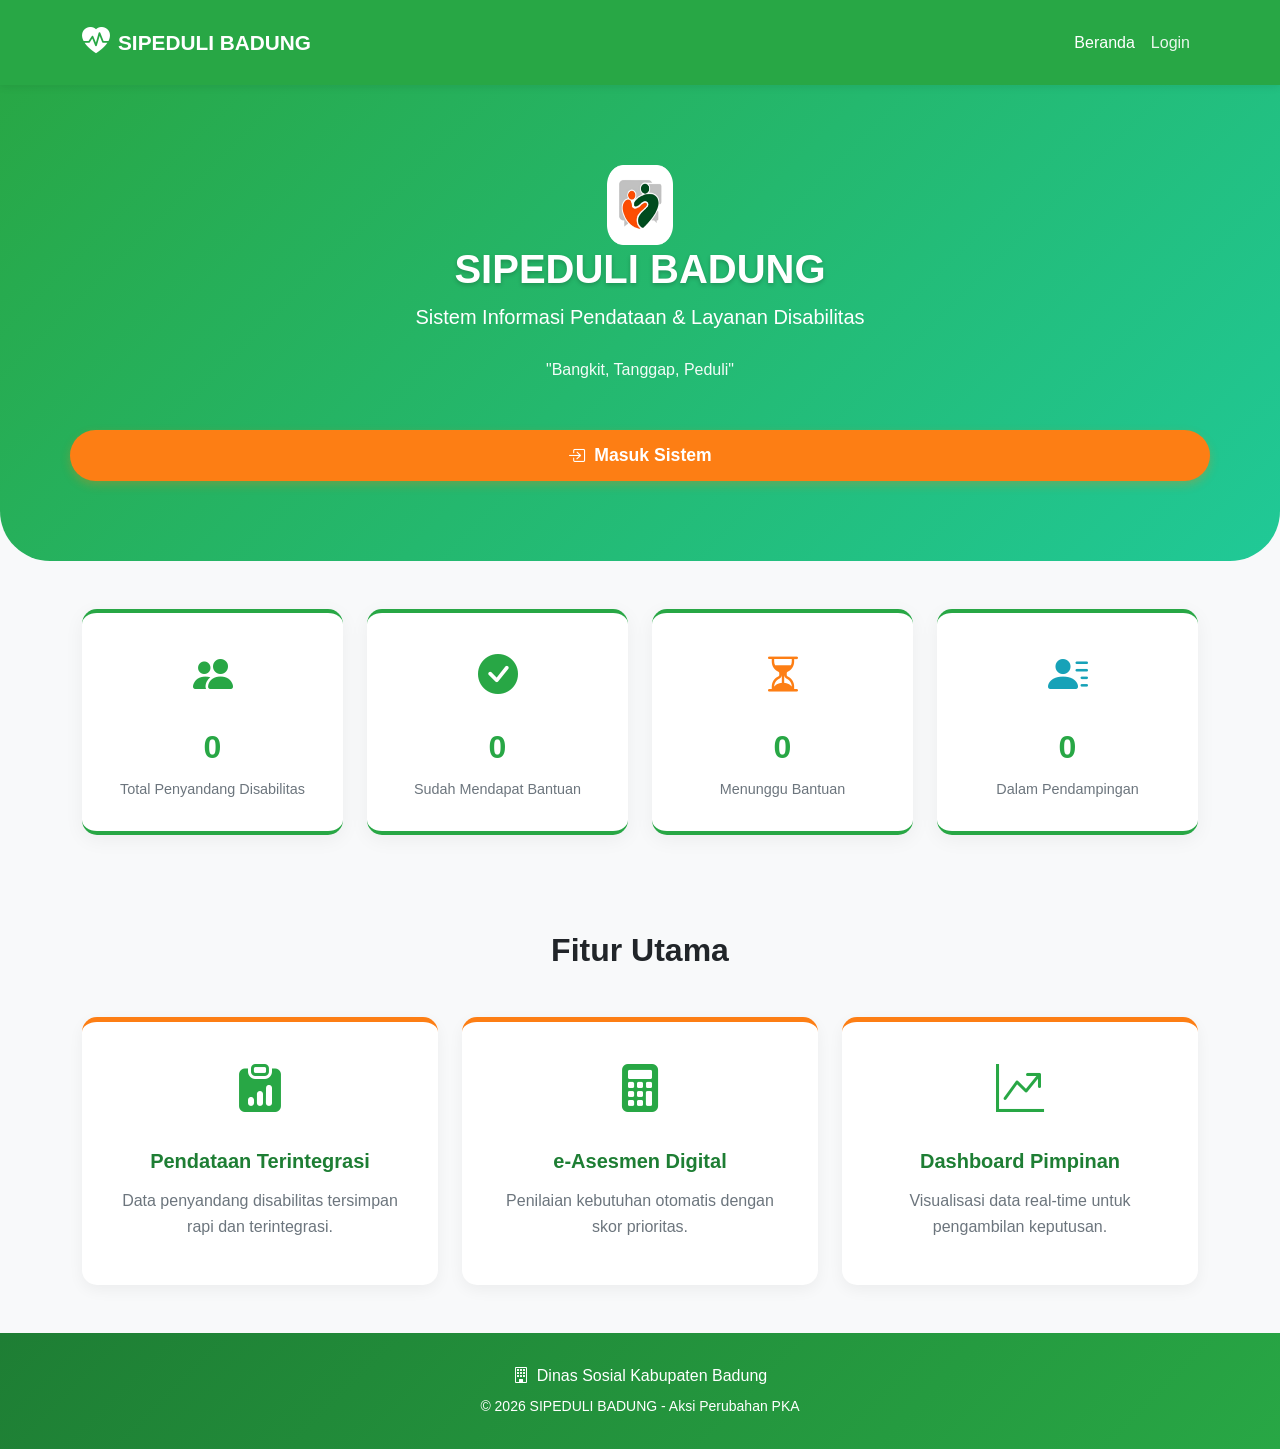
<file: index.html>
<!DOCTYPE html>
<html lang="id">
<head>
    <meta charset="UTF-8">
    <meta name="viewport" content="width=device-width, initial-scale=1.0">
    <title>SIPEDULI BADUNG - Beranda</title>
    <link href="https://cdn.jsdelivr.net/npm/bootstrap@5.3.0/dist/css/bootstrap.min.css" rel="stylesheet">
    <link href="https://cdn.jsdelivr.net/npm/bootstrap-icons@1.10.5/font/bootstrap-icons.css" rel="stylesheet">
    <link href="assets/css/style.css" rel="stylesheet">
    <style>
        .navbar { background-color: var(--primary-green) !important; padding: 15px 0; }
        .navbar-brand { font-weight: 700; color: white !important; font-size: 1.3rem; }
        .nav-link { color: rgba(255,255,255,0.9) !important; font-weight: 500; }
        .nav-link:hover { color: var(--primary-orange) !important; }
        .hero-section {
            background: linear-gradient(135deg, var(--primary-green) 0%, #20c997 100%);
            color: white; padding: 80px 0; border-bottom-right-radius: 50px; border-bottom-left-radius: 50px;
        }
        .hero-title { font-size: 2.5rem; font-weight: 800; text-shadow: 0 2px 4px rgba(0,0,0,0.1); }
        .btn-login-hero {
            background-color: var(--primary-orange); color: white; border: none;
            padding: 12px 35px; border-radius: 30px; font-weight: 700; font-size: 1.1rem;
            transition: all 0.3s ease; box-shadow: 0 4px 10px rgba(253, 126, 20, 0.3);
        }
        .btn-login-hero:hover {
            background-color: var(--dark-orange); transform: translateY(-3px);
            color: white; box-shadow: 0 8px 15px rgba(253, 126, 20, 0.4);
        }
        .stat-card {
            background: white; border-radius: 15px; padding: 30px 20px; text-align: center;
            box-shadow: 0 5px 20px rgba(0,0,0,0.05); transition: transform 0.3s ease;
            border-bottom: 4px solid var(--primary-green); height: 100%;
        }
        .stat-card:hover { transform: translateY(-5px); box-shadow: 0 10px 25px rgba(0,0,0,0.1); }
        .stat-icon { font-size: 2.5rem; margin-bottom: 15px; }
        .stat-number { font-size: 2rem; font-weight: 800; margin-bottom: 5px; }
        .stat-label { color: #6c757d; font-size: 0.9rem; font-weight: 500; }
        .feature-card {
            background: white; border-radius: 15px; padding: 30px; text-align: center;
            box-shadow: 0 5px 15px rgba(0,0,0,0.05); height: 100%;
            border-top: 5px solid var(--primary-orange); transition: transform 0.3s ease;
        }
        .feature-card:hover { transform: translateY(-5px); }
        .feature-icon { font-size: 3rem; color: var(--primary-green); margin-bottom: 20px; }
        .feature-title { font-weight: 700; color: var(--dark-green); margin-bottom: 15px; }
        footer { background-color: var(--dark-green); color: white; padding: 30px 0; text-align: center; }
    </style>
</head>
<body>
    <nav class="navbar navbar-expand-lg navbar-dark shadow-sm sticky-top">
        <div class="container">
            <a class="navbar-brand d-flex align-items-center" href="index.html">
                <i class="bi bi-heart-pulse-fill me-2 fs-3"></i>SIPEDULI BADUNG
            </a>
            <button class="navbar-toggler" type="button" data-bs-toggle="collapse" data-bs-target="#navbarNav">
                <span class="navbar-toggler-icon"></span>
            </button>
            <div class="collapse navbar-collapse justify-content-end" id="navbarNav">
                <ul class="navbar-nav">
                    <li class="nav-item"><a class="nav-link active" href="index.html">Beranda</a></li>
                    <li class="nav-item"><a class="nav-link" href="login.html">Login</a></li>
                </ul>
            </div>
        </div>
    </nav>
    <section class="hero-section text-center">
        <div class="container">
            <div class="row justify-content-center">
<img src="assets/img/sipeduli-logo.png" alt="Logo" style="width: 90px; height: 80px;">
                    <h1 class="hero-title">SIPEDULI BADUNG</h1>
                    <p class="lead mb-4">Sistem Informasi Pendataan & Layanan Disabilitas</p>
                    <p class="mb-5 fst-bold">"Bangkit, Tanggap, Peduli"</p>
                    <a href="login.html" class="btn btn-login-hero btn-lg">
                        <i class="bi bi-box-arrow-in-right me-2"></i>Masuk Sistem
                    </a>
                </div>
            </div>
        </div>
    </section>

    <section class="py-5">
        <div class="container">
            <div class="row g-4 justify-content-center">
                <div class="col-md-3 col-6">
                    <div class="stat-card">
                        <div class="stat-icon text-success"><i class="bi bi-people-fill"></i></div>
                        <div class="stat-number text-success" id="statTotal">0</div>
                        <div class="stat-label">Total Penyandang Disabilitas</div>
                    </div>
                </div>
                <div class="col-md-3 col-6">
                    <div class="stat-card">
                        <div class="stat-icon text-primary"><i class="bi bi-check-circle-fill"></i></div>
                        <div class="stat-number text-primary" id="statBantuan">0</div>
                        <div class="stat-label">Sudah Mendapat Bantuan</div>
                    </div>
                </div>
                <div class="col-md-3 col-6">
                    <div class="stat-card">
                        <div class="stat-icon text-warning"><i class="bi bi-hourglass-split"></i></div>
                        <div class="stat-number text-warning" id="statMenunggu">0</div>
                        <div class="stat-label">Menunggu Bantuan</div>
                    </div>
                </div>
                <div class="col-md-3 col-6">
                    <div class="stat-card">
                        <div class="stat-icon text-info"><i class="bi bi-person-lines-fill"></i></div>
                        <div class="stat-number text-info" id="statPendampingan">0</div>
                        <div class="stat-label">Dalam Pendampingan</div>
                    </div>
                </div>
            </div>
        </div>
    </section>

    <section class="py-5 bg-light">
        <div class="container">
            <h2 class="text-center fw-bold mb-5" style="color: var(--dark-green);">Fitur Utama</h2>
            <div class="row g-4">
                <div class="col-md-4">
                    <div class="feature-card">
                        <div class="feature-icon"><i class="bi bi-clipboard-data-fill"></i></div>
                        <h5 class="feature-title">Pendataan Terintegrasi</h5>
                        <p class="text-muted">Data penyandang disabilitas tersimpan rapi dan terintegrasi.</p>
                    </div>
                </div>
                <div class="col-md-4">
                    <div class="feature-card">
                        <div class="feature-icon"><i class="bi bi-calculator-fill"></i></div>
                        <h5 class="feature-title">e-Asesmen Digital</h5>
                        <p class="text-muted">Penilaian kebutuhan otomatis dengan skor prioritas.</p>
                    </div>
                </div>
                <div class="col-md-4">
                    <div class="feature-card">
                        <div class="feature-icon"><i class="bi bi-graph-up-arrow"></i></div>
                        <h5 class="feature-title">Dashboard Pimpinan</h5>
                        <p class="text-muted">Visualisasi data real-time untuk pengambilan keputusan.</p>
                    </div>
                </div>
            </div>
        </div>
    </section>

    <footer>
        <div class="container">
            <p class="mb-1"><i class="bi bi-building me-2"></i>Dinas Sosial Kabupaten Badung</p>
            <small>&copy; 2026 SIPEDULI BADUNG - Aksi Perubahan PKA</small>
        </div>
    </footer>

    <script src="https://cdn.jsdelivr.net/npm/bootstrap@5.3.0/dist/js/bootstrap.bundle.min.js"></script>
    <script src="assets/js/helper.js"></script>
    <script>
        async function loadStatistics() {
            try {
                if (typeof getStats !== 'function') {
                    console.warn('Fungsi getStats belum tersedia');
                    return;
                }
                
                const result = await getStats();
                console.log('Hasil stats:', result);
                
                if (result && result.success && result.data) {
                    document.getElementById('statTotal').textContent = result.data.totalDisabilitas || 0;
                    document.getElementById('statBantuan').textContent = result.data.sudahBantuan || 0;
                    document.getElementById('statMenunggu').textContent = result.data.menungguBantuan || 0;
                    document.getElementById('statPendampingan').textContent = result.data.dalamPendampingan || 0;
                }
            } catch (error) {
                console.error('Error loading statistics:', error);
            }
        }
        document.addEventListener('DOMContentLoaded', loadStatistics);
    </script>
</body>
</html>
</file>
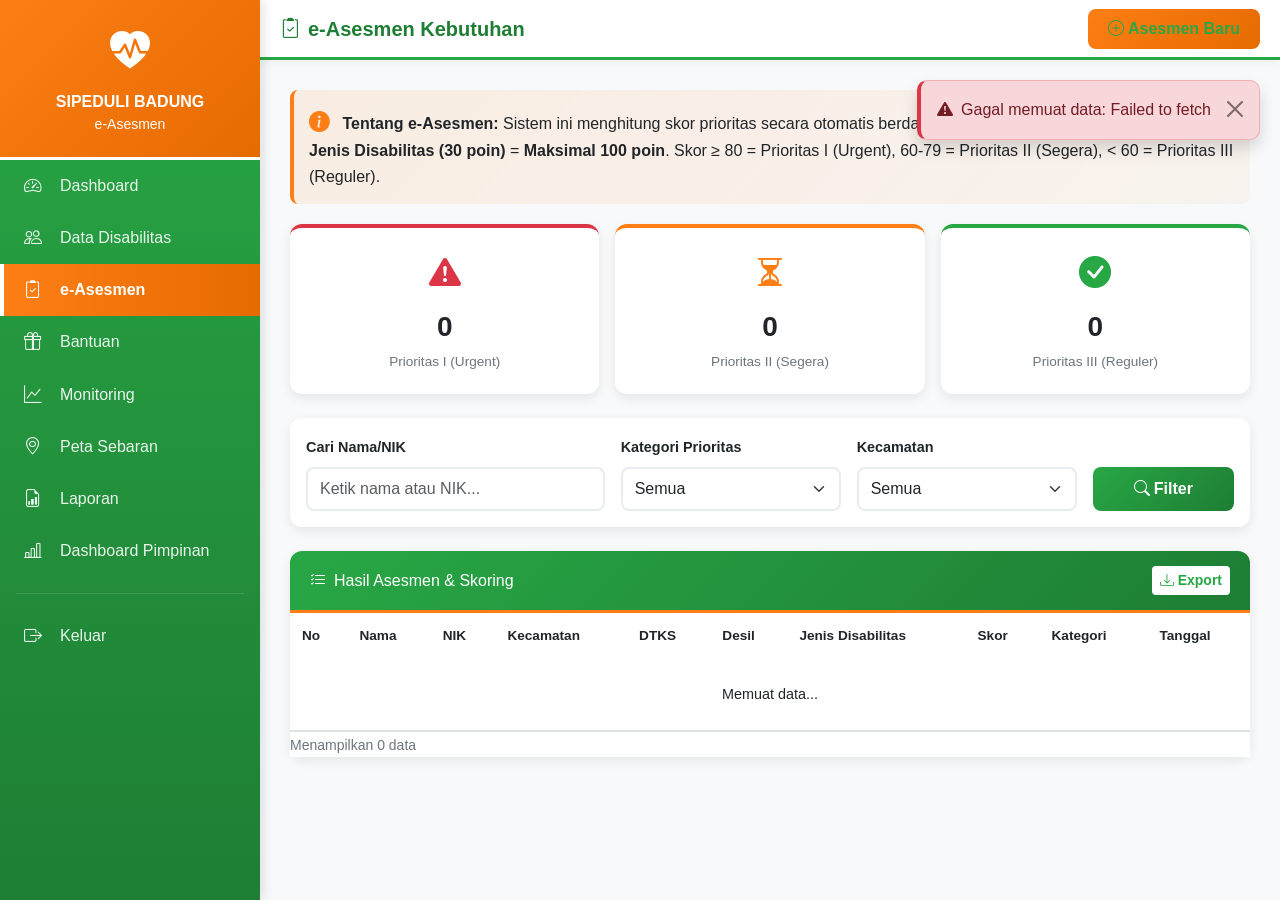
<file: asesmen.html>
<!DOCTYPE html>
<html lang="id">
<head>
    <meta charset="UTF-8">
    <meta name="viewport" content="width=device-width, initial-scale=1.0">
    <title>e-Asesmen - SIPEDULI BADUNG</title>
    <link href="https://cdn.jsdelivr.net/npm/bootstrap@5.3.0/dist/css/bootstrap.min.css" rel="stylesheet">
    <link href="https://cdn.jsdelivr.net/npm/bootstrap-icons@1.10.5/font/bootstrap-icons.css" rel="stylesheet">
    <link href="assets/css/style.css" rel="stylesheet">
    <style>
        /* Override Theme to Green/Orange */
        :root {
            --primary-green: #28a745;
            --dark-green: #1e7e34;
            --light-green: rgba(40, 167, 69, 0.1);
            --primary-orange: #fd7e14;
            --dark-orange: #e56b00;
            --light-orange: rgba(253, 126, 20, 0.1);
        }
        
        .sidebar {
            position: fixed; top: 0; left: 0; width: 260px; height: 100vh;
            background: linear-gradient(180deg, var(--primary-green) 0%, var(--dark-green) 100%);
            z-index: 1000; overflow-y: auto; box-shadow: 4px 0 10px rgba(0,0,0,0.1);
        }
        .sidebar-header {
            background: linear-gradient(135deg, var(--primary-orange) 0%, var(--dark-orange) 100%);
            border-bottom: 3px solid #fff; padding: 20px; text-align: center;
        }
        .sidebar-header i { font-size: 2.5rem; color: #fff; }
        .sidebar-header h6, .sidebar-header small { color: #fff !important; margin: 0; }
        .nav-link-sidebar {
            display: flex; align-items: center; padding: 12px 20px;
            color: rgba(255,255,255,0.9) !important; text-decoration: none;
            transition: all 0.3s ease; border-left: 4px solid transparent; font-weight: 500;
        }
        .nav-link-sidebar:hover { background: rgba(255,255,255,0.15); border-left-color: var(--primary-orange); }
        .nav-link-sidebar.active {
            background: linear-gradient(90deg, var(--primary-orange) 0%, var(--dark-orange) 100%);
            border-left-color: #fff; font-weight: 600;
        }
        .nav-link-sidebar i { width: 24px; margin-right: 12px; font-size: 1.1rem; }
        .main-content { margin-left: 260px; min-height: 100vh; background-color: #f8f9fa; }
        .top-navbar {
            background: #fff; min-height: 60px; position: sticky; top: 0; z-index: 100;
            box-shadow: 0 2px 10px rgba(0,0,0,0.05); border-bottom: 3px solid var(--primary-green);
            padding: 0 20px; display: flex; align-items: center; justify-content: space-between;
        }
        .top-navbar h5 { color: var(--dark-green) !important; font-weight: 700; margin: 0; }
        .content-area { padding: 30px; }
        .card-custom {
            border: none; border-radius: 12px;
            box-shadow: 0 4px 12px rgba(0,0,0,0.08); background: #fff;
        }
        .card-custom .card-header {
            background: linear-gradient(135deg, var(--primary-green) 0%, var(--dark-green) 100%);
            color: #fff !important; border-bottom: 3px solid var(--primary-orange);
            font-weight: 600; padding: 15px 20px; border-radius: 12px 12px 0 0;
        }
        .card-custom .card-header h5, .card-custom .card-header h6 { color: #fff !important; margin: 0; }
        .table-custom thead {
            background: linear-gradient(135deg, var(--primary-green) 0%, var(--dark-green) 100%);
        }
        .table-custom thead th {
            color: #212529 !important; font-weight: 600; border: none;
            padding: 12px; font-size: 0.85rem;
        }
        .table-custom tbody td {
            color: #212529 !important; vertical-align: middle; padding: 10px; font-size: 0.9rem;
        }
        .table-custom tbody tr:hover { background-color: rgba(40, 167, 69, 0.05); }
        .btn-add {
            background: linear-gradient(135deg, var(--primary-orange) 0%, var(--dark-orange) 100%);
            color: #28a745; border: none; padding: 8px 20px; border-radius: 8px;
            font-weight: 600; transition: all 0.3s ease;
        }
        .btn-add:hover {
            transform: translateY(-2px); color: #fff;
            box-shadow: 0 4px 12px rgba(253, 126, 20, 0.4);
        }
        .btn-save {
            background: linear-gradient(135deg, var(--primary-green) 0%, var(--dark-green) 100%);
            color: #fff; border: none; padding: 10px 25px; border-radius: 8px;
            font-weight: 600; transition: all 0.3s ease;
        }
        .btn-save:hover {
            transform: translateY(-2px); color: #fff;
            box-shadow: 0 4px 12px rgba(40, 167, 69, 0.4);
        }
        .form-label { font-weight: 600; color: #495057; font-size: 0.9rem; }
        .form-control, .form-select {
            border: 2px solid #e9ecef; border-radius: 8px; padding: 8px 12px;
            transition: all 0.3s ease;
        }
        .form-control:focus, .form-select:focus {
            border-color: var(--primary-green);
            box-shadow: 0 0 0 0.2rem rgba(40, 167, 69, 0.25);
        }
        .info-card {
            background: linear-gradient(135deg, rgba(253, 126, 20, 0.1) 0%, rgba(253, 126, 20, 0.05) 100%);
            border-left: 4px solid var(--primary-orange); padding: 15px;
            border-radius: 8px; margin-bottom: 20px;
        }
        .info-card i { color: var(--primary-orange); font-size: 1.3rem; }
        .skor-preview {
            background: linear-gradient(135deg, var(--primary-green) 0%, var(--dark-green) 100%);
            color: #fff; border-radius: 12px; padding: 20px;
            text-align: center; margin-top: 15px;
        }
        .skor-preview .skor-angka { font-size: 3rem; font-weight: 800; line-height: 1; }
        .skor-preview .skor-label { font-size: 0.9rem; opacity: 0.9; }
        .skor-preview .kategori-badge {
            display: inline-block; padding: 5px 15px; border-radius: 20px;
            background: var(--primary-orange); font-weight: 700; margin-top: 10px;
        }
        .stat-box {
            background: #fff; border-radius: 12px; padding: 20px;
            text-align: center; box-shadow: 0 4px 12px rgba(0,0,0,0.08);
            border-top: 4px solid var(--primary-green); transition: all 0.3s ease;
        }
        .stat-box:hover { transform: translateY(-3px); box-shadow: 0 8px 20px rgba(0,0,0,0.12); }
        .stat-box i { font-size: 2rem; margin-bottom: 10px; }
        .stat-box h3 { font-weight: 800; margin: 10px 0 5px 0; }
        .stat-box small { color: #6c757d; font-size: 0.85rem; }
        .stat-box.prioritas-1 { border-top-color: #dc3545; }
        .stat-box.prioritas-1 i, .stat-box.prioritas-1 h3 { color: #dc3545; }
        .stat-box.prioritas-2 { border-top-color: var(--primary-orange); }
        .stat-box.prioritas-2 i, .stat-box.prioritas-2 h3 { color: var(--primary-orange); }
        .stat-box.prioritas-3 { border-top-color: var(--primary-green); }
        .stat-box.prioritas-3 i, .stat-box.prioritas-3 h3 { color: var(--primary-green); }
        @media (max-width: 991px) {
            .sidebar { transform: translateX(-100%); }
            .sidebar.show { transform: translateX(0); }
            .main-content { margin-left: 0; }
        }
    </style>
</head>
<body>
    <!-- Sidebar -->
    <div class="sidebar" id="sidebar">
        <div class="sidebar-header">
            <i class="bi bi-heart-pulse-fill"></i>
            <h6 class="fw-bold mt-2">SIPEDULI BADUNG</h6>
            <small>e-Asesmen</small>
        </div>
        <nav class="sidebar-nav">
            <a href="dashboard.html" class="nav-link-sidebar"><i class="bi bi-speedometer2"></i>Dashboard</a>
            <a href="data-disabilitas.html" class="nav-link-sidebar"><i class="bi bi-people"></i>Data Disabilitas</a>
            <a href="asesmen.html" class="nav-link-sidebar active"><i class="bi bi-clipboard2-check"></i>e-Asesmen</a>
            <a href="bantuan.html" class="nav-link-sidebar"><i class="bi bi-gift"></i>Bantuan</a>
            <a href="monitoring.html" class="nav-link-sidebar"><i class="bi bi-graph-up"></i>Monitoring</a>
            <a href="peta.html" class="nav-link-sidebar"><i class="bi bi-geo-alt"></i>Peta Sebaran</a>
            <a href="laporan.html" class="nav-link-sidebar"><i class="bi bi-file-earmark-bar-graph"></i>Laporan</a>
            <a href="pimpinan.html" class="nav-link-sidebar"><i class="bi bi-bar-chart-line"></i>Dashboard Pimpinan</a>
            <hr class="text-white-50 mx-3">
            <a href="login.html" class="nav-link-sidebar text-danger" onclick="logout()"><i class="bi bi-box-arrow-right"></i>Keluar</a>
        </nav>
    </div>

    <!-- Main Content -->
    <div class="main-content">
        <nav class="top-navbar">
            <div class="d-flex align-items-center">
                <button class="btn btn-sm btn-outline-secondary d-lg-none me-2" onclick="toggleSidebar()">
                    <i class="bi bi-list"></i>
                </button>
                <h5><i class="bi bi-clipboard2-check me-2"></i>e-Asesmen Kebutuhan</h5>
            </div>
            <button class="btn btn-add" data-bs-toggle="modal" data-bs-target="#modalAsesmen">
                <i class="bi bi-plus-circle me-1"></i>Asesmen Baru
            </button>
        </nav>

        <div class="content-area">
            <!-- Info Card -->
            <div class="info-card">
                <i class="bi bi-info-circle-fill me-2"></i>
                <strong>Tentang e-Asesmen:</strong> Sistem ini menghitung skor prioritas secara otomatis berdasarkan:
                <strong>DTKS (30 poin)</strong> + <strong>Desil (40 poin)</strong> + <strong>Jenis Disabilitas (30 poin)</strong> = <strong>Maksimal 100 poin</strong>.
                Skor ≥ 80 = Prioritas I (Urgent), 60-79 = Prioritas II (Segera), &lt; 60 = Prioritas III (Reguler).
            </div>

            <!-- Stat Boxes -->
            <div class="row g-3 mb-4">
                <div class="col-md-4">
                    <div class="stat-box prioritas-1">
                        <i class="bi bi-exclamation-triangle-fill"></i>
                        <h3 id="statP1">0</h3>
                        <small>Prioritas I (Urgent)</small>
                    </div>
                </div>
                <div class="col-md-4">
                    <div class="stat-box prioritas-2">
                        <i class="bi bi-hourglass-split"></i>
                        <h3 id="statP2">0</h3>
                        <small>Prioritas II (Segera)</small>
                    </div>
                </div>
                <div class="col-md-4">
                    <div class="stat-box prioritas-3">
                        <i class="bi bi-check-circle-fill"></i>
                        <h3 id="statP3">0</h3>
                        <small>Prioritas III (Reguler)</small>
                    </div>
                </div>
            </div>

            <!-- Filter -->
            <div class="card-custom mb-4">
                <div class="card-body p-3">
                    <div class="row g-3">
                        <div class="col-md-4">
                            <label class="form-label">Cari Nama/NIK</label>
                            <input type="text" class="form-control" id="filterCari" placeholder="Ketik nama atau NIK...">
                        </div>
                        <div class="col-md-3">
                            <label class="form-label">Kategori Prioritas</label>
                            <select class="form-select" id="filterKategori">
                                <option value="">Semua</option>
                                <option>PRIORITAS I</option>
                                <option>PRIORITAS II</option>
                                <option>PRIORITAS III</option>
                            </select>
                        </div>
                        <div class="col-md-3">
                            <label class="form-label">Kecamatan</label>
                            <select class="form-select" id="filterKecamatan">
                                <option value="">Semua</option>
                            </select>
                        </div>
                        <div class="col-md-2 d-flex align-items-end">
                            <button class="btn btn-save w-100" onclick="loadAsesmen()">
                                <i class="bi bi-search me-1"></i>Filter
                            </button>
                        </div>
                    </div>
                </div>
            </div>

            <!-- Tabel Hasil Asesmen -->
            <div class="card-custom">
                <div class="card-header d-flex justify-content-between align-items-center">
                    <h6><i class="bi bi-list-check me-2"></i>Hasil Asesmen & Skoring</h6>
                    <button class="btn btn-sm btn-light" onclick="exportAsesmen()">
                        <i class="bi bi-download me-1"></i>Export
                    </button>
                </div>
                <div class="card-body p-0">
                    <div class="table-responsive">
                        <table class="table table-custom table-hover mb-0">
                            <thead>
                                <tr>
                                    <th>No</th>
                                    <th>Nama</th>
                                    <th>NIK</th>
                                    <th>Kecamatan</th>
                                    <th>DTKS</th>
                                    <th>Desil</th>
                                    <th>Jenis Disabilitas</th>
                                    <th>Skor</th>
                                    <th>Kategori</th>
                                    <th>Tanggal</th>
                                </tr>
                            </thead>
                            <tbody id="tbodyAsesmen">
                                <tr><td colspan="10" class="text-center py-4">Memuat data...</td></tr>
                            </tbody>
                        </table>
                    </div>
                </div>
                <div class="card-footer bg-white">
                    <small class="text-muted" id="infoData">Menampilkan 0 data</small>
                </div>
            </div>
        </div>
    </div>

    <!-- Modal Asesmen Baru -->
    <div class="modal fade" id="modalAsesmen" tabindex="-1" data-bs-backdrop="static">
        <div class="modal-dialog modal-lg modal-dialog-scrollable">
            <div class="modal-content">
                <div class="modal-header" style="background: linear-gradient(135deg, var(--primary-green) 0%, var(--dark-green) 100%); color: #fff; border-bottom: 3px solid var(--primary-orange);">
                    <h5 class="modal-title"><i class="bi bi-clipboard2-check me-2"></i>Form e-Asesmen Kebutuhan</h5>
                    <button type="button" class="btn-close btn-close-white" data-bs-dismiss="modal"></button>
                </div>
                <div class="modal-body">
                    <div class="info-card">
                        <i class="bi bi-info-circle-fill me-2"></i>
                        <strong>Info:</strong> Pilih penyandang disabilitas dari daftar. Data akan otomatis terisi dan skor dihitung secara otomatis.
                    </div>
                    
                    <form id="formAsesmen">
                        <div class="mb-3">
                            <label class="form-label">Pilih Penyandang Disabilitas <span class="text-danger">*</span></label>
                            <select class="form-select" name="disabilitas_id" id="selectDisabilitas" required onchange="autoFillAsesmen()">
                                <option value="">-- Pilih dari daftar --</option>
                            </select>
                        </div>

                        <!-- Data Auto-Fill (Readonly) -->
                        <div class="row g-3 mb-3">
                            <div class="col-md-6">
                                <label class="form-label">Nama</label>
                                <input type="text" class="form-control" id="infoNama" readonly style="background: #f8f9fa;">
                            </div>
                            <div class="col-md-6">
                                <label class="form-label">NIK</label>
                                <input type="text" class="form-control" id="infoNik" readonly style="background: #f8f9fa;">
                            </div>
                            <div class="col-md-4">
                                <label class="form-label">Kecamatan</label>
                                <input type="text" class="form-control" id="infoKecamatan" readonly style="background: #f8f9fa;">
                            </div>
                            <div class="col-md-4">
                                <label class="form-label">Status DTKS</label>
                                <input type="text" class="form-control" id="infoDtks" readonly style="background: #f8f9fa;">
                            </div>
                            <div class="col-md-4">
                                <label class="form-label">Desil</label>
                                <input type="text" class="form-control" id="infoDesil" readonly style="background: #f8f9fa;">
                            </div>
                            <div class="col-12">
                                <label class="form-label">Jenis Disabilitas (UU No. 5/2026)</label>
                                <input type="text" class="form-control" id="infoJenis" readonly style="background: #f8f9fa;">
                            </div>
                        </div>

                        <!-- Preview Skor -->
                        <div class="skor-preview" id="skorPreview" style="display: none;">
                            <div class="skor-label">SKOR PRIORITAS</div>
                            <div class="skor-angka" id="previewSkor">0</div>
                            <div class="skor-label">dari 100 poin</div>
                            <div class="kategori-badge" id="previewKategori">-</div>
                            <div class="mt-3" style="font-size: 0.85rem; opacity: 0.9;">
                                <div>DTKS: <span id="skorDtks">0</span> poin | Desil: <span id="skorDesil">0</span> poin | Disabilitas: <span id="skorJenis">0</span> poin</div>
                            </div>
                        </div>

                        <div class="mb-3 mt-3">
                            <label class="form-label">Rekomendasi Asesor</label>
                            <textarea class="form-control" name="rekomendasi" rows="3" placeholder="Contoh: Prioritas bantuan alat bantu jalan dan pendampingan keluarga"></textarea>
                        </div>
                    </form>
                </div>
                <div class="modal-footer">
                    <button type="button" class="btn btn-secondary" data-bs-dismiss="modal">Batal</button>
                    <button type="button" class="btn btn-save" onclick="submitAsesmen()">
                        <i class="bi bi-calculator me-1"></i>HITUNG SKOR & SIMPAN
                    </button>
                </div>
            </div>
        </div>
    </div>

    <!-- Scripts -->
    <script src="https://cdn.jsdelivr.net/npm/bootstrap@5.3.0/dist/js/bootstrap.bundle.min.js"></script>
    <script src="assets/js/helper.js"></script>
    <script>
        let dataAsesmen = [];
        let dataDisabilitas = [];
        let mapDisabilitasByNik = {};

        document.addEventListener('DOMContentLoaded', async () => {
            await populateKecamatan('filterKecamatan');
            await loadAllDisabilitas();
            await loadDropdownDisabilitas();
            await loadAsesmen();
        });

        function toggleSidebar() {
            document.getElementById('sidebar').classList.toggle('show');
        }

        function logout() {
            sessionStorage.clear();
            window.location.href = 'login.html';
        }

        // Load semua data disabilitas untuk lookup
        async function loadAllDisabilitas() {
            const result = await getDisabilitas({});
            if (result && result.success) {
                dataDisabilitas = result.data;
                mapDisabilitasByNik = {};
                result.data.forEach(d => {
                    if (d.nik) {
                        mapDisabilitasByNik[String(d.nik).trim()] = d;
                    }
                });
                console.log('✅ Loaded', result.data.length, 'data disabilitas untuk lookup');
            }
        }

        // Load dropdown disabilitas untuk modal
        async function loadDropdownDisabilitas() {
            const result = await getDisabilitas({});
            if (result && result.success) {
                const select = document.getElementById('selectDisabilitas');
                select.innerHTML = '<option value="">-- Pilih dari daftar --</option>' + 
                    result.data.map(d => `<option value="${d.id}" 
                        data-nama="${d.nama || ''}" 
                        data-nik="${d.nik || ''}" 
                        data-kecamatan="${d.kecamatan || ''}" 
                        data-dtks="${d.dtks || 'Tidak'}" 
                        data-desil="${d.desil || '10'}" 
                        data-jenis="${d.jenis_disabilitas_uu || ''}">
                        ${d.nama || '-'} - ${d.nik || '-'} (${d.kecamatan || '-'})
                    </option>`).join('');
            }
        }

        function autoFillAsesmen() {
            const select = document.getElementById('selectDisabilitas');
            const option = select.options[select.selectedIndex];
            
            if (!option || !option.value) {
                document.getElementById('infoNama').value = '';
                document.getElementById('infoNik').value = '';
                document.getElementById('infoKecamatan').value = '';
                document.getElementById('infoDtks').value = '';
                document.getElementById('infoDesil').value = '';
                document.getElementById('infoJenis').value = '';
                document.getElementById('skorPreview').style.display = 'none';
                return;
            }

            document.getElementById('infoNama').value = option.dataset.nama || '';
            document.getElementById('infoNik').value = option.dataset.nik || '';
            document.getElementById('infoKecamatan').value = option.dataset.kecamatan || '';
            document.getElementById('infoDtks').value = option.dataset.dtks || 'Tidak';
            document.getElementById('infoDesil').value = option.dataset.desil || '10';
            document.getElementById('infoJenis').value = option.dataset.jenis || '';

            hitungPreviewSkor();
        }

        function hitungPreviewSkor() {
            const dtks = document.getElementById('infoDtks').value;
            const desil = parseInt(document.getElementById('infoDesil').value) || 10;
            const jenis = (document.getElementById('infoJenis').value || '').toLowerCase();

            let skorDtks = String(dtks).toLowerCase() === 'ya' ? 30 : 0;

            let skorDesil = 10;
            if (desil <= 3) skorDesil = 40;
            else if (desil <= 5) skorDesil = 30;
            else if (desil <= 7) skorDesil = 20;

            let skorJenis = 10;
            if (jenis.includes('berat') || jenis.includes('ganda')) skorJenis = 30;
            else if (jenis.includes('sedang')) skorJenis = 20;

            const totalSkor = skorDtks + skorDesil + skorJenis;

            let kategori = 'PRIORITAS III';
            let kategoriColor = '#28a745';
            if (totalSkor >= 80) { kategori = 'PRIORITAS I (URGENT)'; kategoriColor = '#dc3545'; }
            else if (totalSkor >= 60) { kategori = 'PRIORITAS II (SEGERA)'; kategoriColor = '#fd7e14'; }

            document.getElementById('previewSkor').textContent = totalSkor;
            document.getElementById('previewKategori').textContent = kategori;
            document.getElementById('previewKategori').style.background = kategoriColor;
            document.getElementById('skorDtks').textContent = skorDtks;
            document.getElementById('skorDesil').textContent = skorDesil;
            document.getElementById('skorJenis').textContent = skorJenis;
            document.getElementById('skorPreview').style.display = 'block';
        }

        async function loadAsesmen() {
            showLoading('Memuat data asesmen...');
            
            const cari = document.getElementById('filterCari').value;
            const kategori = document.getElementById('filterKategori').value;
            const kecamatan = document.getElementById('filterKecamatan').value;

            const filters = {};
            if (cari) filters.nama = cari;
            if (kategori) filters.kategori_prioritas = kategori;

            const result = await getAsesmen(filters);
            hideLoading();
            
            if (result && result.success) {
                dataAsesmen = result.data;
                
                let filteredData = result.data;
                if (kecamatan) {
                    filteredData = result.data.filter(r => {
                        const dataLengkap = cariDataDisabilitas(r.nik);
                        return dataLengkap && dataLengkap.kecamatan === kecamatan;
                    });
                }
                
                renderAsesmen(filteredData);
                updateStats(filteredData);
            } else {
                showNotif('Gagal memuat data: ' + (result?.message || 'Unknown error'), 'danger');
            }
        }

        function cariDataDisabilitas(nik) {
            if (!nik) return null;
            return mapDisabilitasByNik[String(nik).trim()] || null;
        }

        function renderAsesmen(data) {
            const tbody = document.getElementById('tbodyAsesmen');
            const info = document.getElementById('infoData');
            
            if (!data || data.length === 0) {
                tbody.innerHTML = '<tr><td colspan="10" class="text-center text-muted py-4">Belum ada data asesmen</td></tr>';
                info.textContent = 'Menampilkan 0 data';
                return;
            }

            tbody.innerHTML = data.map((r, i) => {
                const dataLengkap = cariDataDisabilitas(r.nik);
                
                const kecamatan = (dataLengkap && dataLengkap.kecamatan) || r.kecamatan || '-';
                const dtks = (dataLengkap && dataLengkap.dtks) || r.dtks || 'Tidak';
                const desil = (dataLengkap && dataLengkap.desil) || r.desil || '-';
                const jenisDisabilitas = (dataLengkap && dataLengkap.jenis_disabilitas_uu) || r.jenis_disabilitas_uu || '-';

                let badgeKategori = 'bg-success';
                if (r.kategori_prioritas === 'PRIORITAS I') badgeKategori = 'bg-danger';
                else if (r.kategori_prioritas === 'PRIORITAS II') badgeKategori = 'bg-warning text-dark';
                
                let badgeDTKS = String(dtks).toLowerCase() === 'ya' 
                    ? '<span class="badge bg-success">Ya</span>' 
                    : '<span class="badge bg-secondary">Tidak</span>';
                
                const desilNum = parseInt(desil) || 0;
                let badgeDesil = '<span class="badge bg-secondary">-</span>';
                if (desilNum > 0) {
                    if (desilNum <= 3) badgeDesil = `<span class="badge bg-danger">${desilNum}</span>`;
                    else if (desilNum <= 5) badgeDesil = `<span class="badge bg-warning text-dark">${desilNum}</span>`;
                    else badgeDesil = `<span class="badge bg-info">${desilNum}</span>`;
                }
                
                const tanggal = r.tanggal_asesmen ? (r.tanggal_asesmen.split ? r.tanggal_asesmen.split('T')[0] : r.tanggal_asesmen) : '-';
                
                return `<tr>
                    <td>${i+1}</td>
                    <td><strong>${r.nama || '-'}</strong></td>
                    <td><small>${r.nik || '-'}</small></td>
                    <td>${kecamatan}</td>
                    <td>${badgeDTKS}</td>
                    <td>${badgeDesil}</td>
                    <td><small>${jenisDisabilitas}</small></td>
                    <td><span class="badge" style="background: var(--primary-green); font-size: 1rem;">${r.skor || 0}</span></td>
                    <td><span class="badge ${badgeKategori}">${r.kategori_prioritas || '-'}</span></td>
                    <td><small>${tanggal}</small></td>
                </tr>`;
            }).join('');
            
            info.textContent = `Menampilkan ${data.length} data asesmen`;
        }

        function updateStats(data) {
            let p1 = 0, p2 = 0, p3 = 0;
            data.forEach(r => {
                if (r.kategori_prioritas === 'PRIORITAS I') p1++;
                else if (r.kategori_prioritas === 'PRIORITAS II') p2++;
                else p3++;
            });
            document.getElementById('statP1').textContent = p1;
            document.getElementById('statP2').textContent = p2;
            document.getElementById('statP3').textContent = p3;
        }

        async function submitAsesmen() {
            const form = document.getElementById('formAsesmen');
            const data = Object.fromEntries(new FormData(form).entries());
            
            if (!data.disabilitas_id) {
                showNotif('Pilih penyandang disabilitas terlebih dahulu!', 'danger');
                return;
            }

            const select = document.getElementById('selectDisabilitas');
            const option = select.options[select.selectedIndex];
            
            data.nama = option.dataset.nama;
            data.nik = option.dataset.nik;
            data.kecamatan = option.dataset.kecamatan;
            data.dtks = option.dataset.dtks;
            data.desil = option.dataset.desil;
            data.jenis_disabilitas_uu = option.dataset.jenis;
            data.tanggal_asesmen = new Date().toISOString().split('T')[0];
            data.asesor = sessionStorage.getItem('userName') || 'Admin';

            showLoading('Menghitung skor & menyimpan...');
            const result = await saveAsesmen(data);
            hideLoading();

            if (result && result.success) {
                showNotif(`✅ Asesmen berhasil! Skor: ${result.skor} - ${result.kategori}`, 'success');
                bootstrap.Modal.getInstance(document.getElementById('modalAsesmen')).hide();
                form.reset();
                document.getElementById('skorPreview').style.display = 'none';
                
                await loadAllDisabilitas();
                await loadAsesmen();
            } else {
                showNotif('❌ Gagal: ' + (result?.message || 'Unknown error'), 'danger');
            }
        }

        function exportAsesmen() {
            if (dataAsesmen.length === 0) {
                showNotif('Tidak ada data untuk diexport', 'warning');
                return;
            }
            
            const headers = ['No', 'Nama', 'NIK', 'Kecamatan', 'DTKS', 'Desil', 'Jenis Disabilitas', 'Skor', 'Kategori Prioritas', 'Tanggal Asesmen', 'Asesor', 'Rekomendasi'];
            
            let csv = '\uFEFF' + headers.join(',') + '\n';
            dataAsesmen.forEach((r, i) => {
                const dataLengkap = cariDataDisabilitas(r.nik);
                const kecamatan = (dataLengkap && dataLengkap.kecamatan) || r.kecamatan || '';
                const dtks = (dataLengkap && dataLengkap.dtks) || r.dtks || 'Tidak';
                const desil = (dataLengkap && dataLengkap.desil) || r.desil || '';
                const jenis = (dataLengkap && dataLengkap.jenis_disabilitas_uu) || r.jenis_disabilitas_uu || '';
                
                const tanggal = r.tanggal_asesmen ? (r.tanggal_asesmen.split ? r.tanggal_asesmen.split('T')[0] : r.tanggal_asesmen) : '';
                
                const row = [
                    i+1,
                    `"${r.nama || ''}"`,
                    `"${r.nik || ''}"`,
                    `"${kecamatan}"`,
                    `"${dtks}"`,
                    desil,
                    `"${jenis}"`,
                    r.skor || 0,
                    `"${r.kategori_prioritas || ''}"`,
                    tanggal,
                    `"${r.asesor || ''}"`,
                    `"${(r.rekomendasi || '').replace(/"/g, '""')}"`
                ];
                csv += row.join(',') + '\n';
            });
            
            const blob = new Blob([csv], { type: 'text/csv;charset=utf-8;' });
            const url = URL.createObjectURL(blob);
            const a = document.createElement('a');
            a.href = url;
            a.download = `Asesmen_Disabilitas_${new Date().toISOString().split('T')[0]}.csv`;
            a.click();
            URL.revokeObjectURL(url);
            showNotif('✅ Data asesmen berhasil diexport', 'success');
        }
    </script>
</body>
</html>
</file>
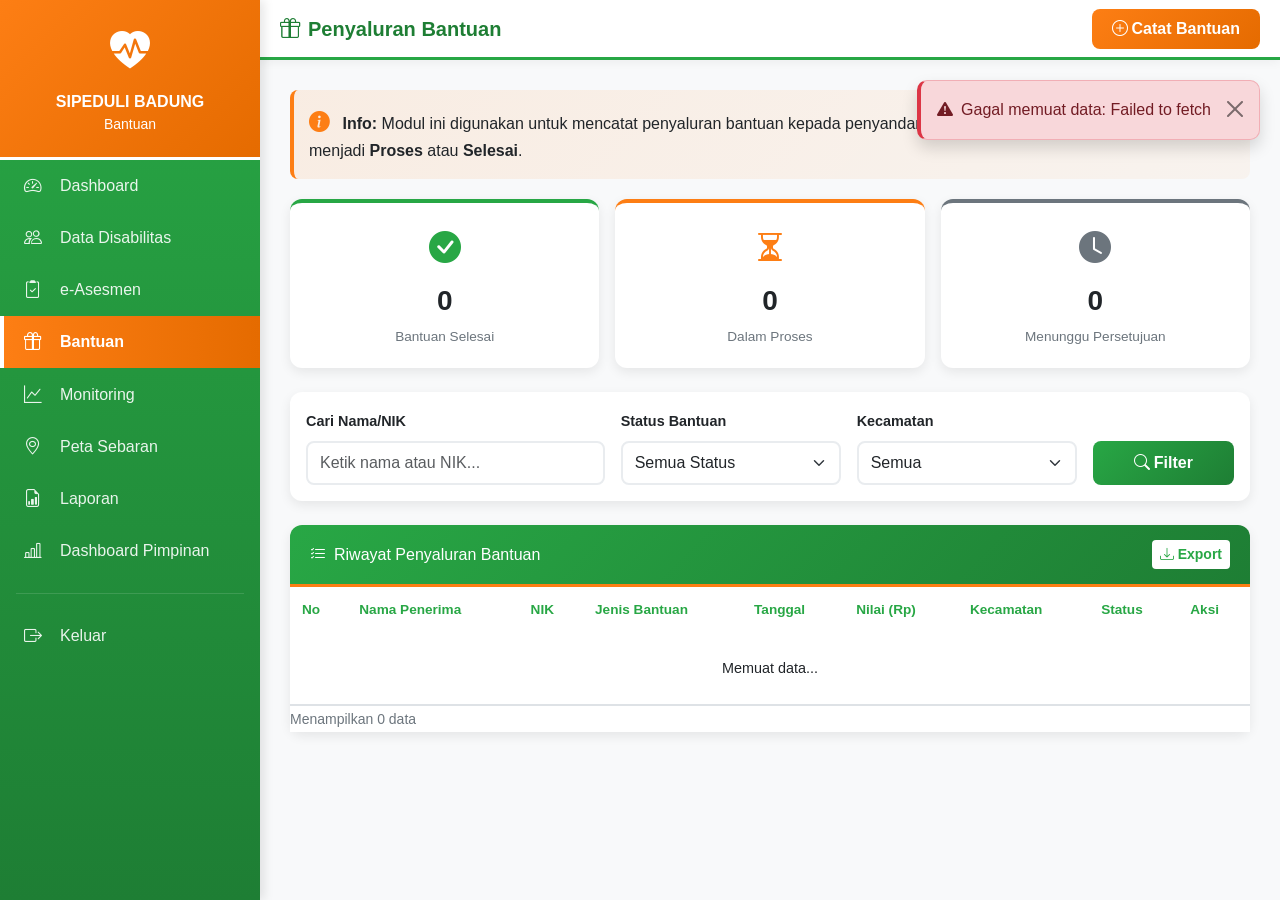
<file: bantuan.html>
<!DOCTYPE html>
<html lang="id">
<head>
    <meta charset="UTF-8">
    <meta name="viewport" content="width=device-width, initial-scale=1.0">
    <title>Bantuan - SIPEDULI BADUNG</title>
    <link href="https://cdn.jsdelivr.net/npm/bootstrap@5.3.0/dist/css/bootstrap.min.css" rel="stylesheet">
    <link href="https://cdn.jsdelivr.net/npm/bootstrap-icons@1.10.5/font/bootstrap-icons.css" rel="stylesheet">
    <link href="assets/css/style.css" rel="stylesheet">
    <style>
        /* Override & Custom Styles for Bantuan Page */
        .sidebar {
            position: fixed; top: 0; left: 0; width: 260px; height: 100vh;
            background: linear-gradient(180deg, var(--primary-green, #28a745) 0%, var(--dark-green, #1e7e34) 100%);
            z-index: 1000; overflow-y: auto; box-shadow: 4px 0 10px rgba(0,0,0,0.1);
        }
        .sidebar-header {
            background: linear-gradient(135deg, var(--primary-orange, #fd7e14) 0%, var(--dark-orange, #e56b00) 100%);
            border-bottom: 3px solid var(--white); padding: 20px; text-align: center;
        }
        .sidebar-header i { font-size: 2.5rem; color: var(--white); }
        .sidebar-header h6, .sidebar-header small { color: var(--white) !important; margin: 0; }
        .nav-link-sidebar {
            display: flex; align-items: center; padding: 12px 20px;
            color: rgba(255,255,255,0.9) !important; text-decoration: none;
            transition: all 0.3s ease; border-left: 4px solid transparent; font-weight: 500;
        }
        .nav-link-sidebar:hover { background: rgba(255,255,255,0.15); border-left-color: var(--primary-orange); }
        .nav-link-sidebar.active {
            background: linear-gradient(90deg, var(--primary-orange) 0%, var(--dark-orange) 100%);
            border-left-color: var(--white); font-weight: 600;
        }
        .nav-link-sidebar i { width: 24px; margin-right: 12px; font-size: 1.1rem; }
        .main-content { margin-left: 260px; min-height: 100vh; background-color: #f8f9fa; }
        .top-navbar {
            background: var(--white); min-height: 60px; position: sticky; top: 0; z-index: 100;
            box-shadow: 0 2px 10px rgba(0,0,0,0.05); border-bottom: 3px solid var(--primary-green);
            padding: 0 20px; display: flex; align-items: center; justify-content: space-between;
        }
        .top-navbar h5 { color: var(--dark-green, #1e7e34) !important; font-weight: 700; margin: 0; }
        .content-area { padding: 30px; }
        .card-custom {
            border: none; border-radius: 12px;
            box-shadow: 0 4px 12px rgba(0,0,0,0.08); background: var(--white);
        }
        .card-custom .card-header {
            background: linear-gradient(135deg, var(--primary-green) 0%, var(--dark-green) 100%);
            color: var(--white) !important; border-bottom: 3px solid var(--primary-orange);
            font-weight: 600; padding: 15px 20px; border-radius: 12px 12px 0 0;
        }
        .card-custom .card-header h5, .card-custom .card-header h6 { color: var(--white) !important; margin: 0; }
        .table-custom thead {
            background: linear-gradient(135deg, var(--primary-green) 0%, var(--dark-green) 100%);
        }
        .table-custom thead th {
            color: var(--primary-green) !important; font-weight: 600; border: none;
            padding: 12px; font-size: 0.85rem;
        }
        .table-custom tbody td {
            color: #212529 !important; vertical-align: middle; padding: 10px; font-size: 0.9rem;
        }
        .table-custom tbody tr:hover { background-color: rgba(40, 167, 69, 0.05); }
        .btn-add {
            background: linear-gradient(135deg, var(--primary-orange) 0%, var(--dark-orange) 100%);
            color: white; border: none; padding: 8px 20px; border-radius: 8px;
            font-weight: 600; transition: all 0.3s ease;
        }
        .btn-add:hover {
            transform: translateY(-2px); color: white;
            box-shadow: 0 4px 12px rgba(253, 126, 20, 0.4);
        }
        .btn-save {
            background: linear-gradient(135deg, var(--primary-green) 0%, var(--dark-green) 100%);
            color: white; border: none; padding: 10px 25px; border-radius: 8px;
            font-weight: 600; transition: all 0.3s ease;
        }
        .btn-save:hover {
            transform: translateY(-2px); color: white;
            box-shadow: 0 4px 12px rgba(40, 167, 69, 0.4);
        }
        .form-label { font-weight: 600; color: #495057; font-size: 0.9rem; }
        .form-control, .form-select {
            border: 2px solid #e9ecef; border-radius: 8px; padding: 8px 12px;
            transition: all 0.3s ease;
        }
        .form-control:focus, .form-select:focus {
            border-color: var(--primary-green);
            box-shadow: 0 0 0 0.2rem rgba(40, 167, 69, 0.25);
        }
        .info-card {
            background: linear-gradient(135deg, rgba(253, 126, 20, 0.1) 0%, rgba(253, 126, 20, 0.05) 100%);
            border-left: 4px solid var(--primary-orange); padding: 15px;
            border-radius: 8px; margin-bottom: 20px;
        }
        .info-card i { color: var(--primary-orange); font-size: 1.3rem; }
        .stat-box {
            background: var(--white); border-radius: 12px; padding: 20px;
            text-align: center; box-shadow: 0 4px 12px rgba(0,0,0,0.08);
            border-top: 4px solid var(--primary-green); transition: all 0.3s ease;
        }
        .stat-box:hover { transform: translateY(-3px); box-shadow: 0 8px 20px rgba(0,0,0,0.12); }
        .stat-box i { font-size: 2rem; margin-bottom: 10px; }
        .stat-box h3 { font-weight: 800; margin: 10px 0 5px 0; }
        .stat-box small { color: #6c757d; font-size: 0.85rem; }
        .stat-box.stat-selesai { border-top-color: #28a745; }
        .stat-box.stat-selesai i, .stat-box.stat-selesai h3 { color: #28a745; }
        .stat-box.stat-proses { border-top-color: #fd7e14; }
        .stat-box.stat-proses i, .stat-box.stat-proses h3 { color: #fd7e14; }
        .stat-box.stat-menunggu { border-top-color: #6c757d; }
        .stat-box.stat-menunggu i, .stat-box.stat-menunggu h3 { color: #6c757d; }
        @media (max-width: 991px) {
            .sidebar { transform: translateX(-100%); }
            .sidebar.show { transform: translateX(0); }
            .main-content { margin-left: 0; }
        }
    </style>
</head>
<body>
    <!-- Sidebar -->
    <div class="sidebar" id="sidebar">
        <div class="sidebar-header">
            <i class="bi bi-heart-pulse-fill"></i>
            <h6 class="fw-bold mt-2">SIPEDULI BADUNG</h6>
            <small>Bantuan</small>
        </div>
        <nav class="sidebar-nav">
            <a href="dashboard.html" class="nav-link-sidebar"><i class="bi bi-speedometer2"></i>Dashboard</a>
            <a href="data-disabilitas.html" class="nav-link-sidebar"><i class="bi bi-people"></i>Data Disabilitas</a>
            <a href="asesmen.html" class="nav-link-sidebar"><i class="bi bi-clipboard2-check"></i>e-Asesmen</a>
            <a href="bantuan.html" class="nav-link-sidebar active"><i class="bi bi-gift"></i>Bantuan</a>
            <a href="monitoring.html" class="nav-link-sidebar"><i class="bi bi-graph-up"></i>Monitoring</a>
            <a href="peta.html" class="nav-link-sidebar"><i class="bi bi-geo-alt"></i>Peta Sebaran</a>
            <a href="laporan.html" class="nav-link-sidebar"><i class="bi bi-file-earmark-bar-graph"></i>Laporan</a>
            <a href="pimpinan.html" class="nav-link-sidebar"><i class="bi bi-bar-chart-line"></i>Dashboard Pimpinan</a>
            <hr class="text-white-50 mx-3">
            <a href="login.html" class="nav-link-sidebar text-danger" onclick="logout()"><i class="bi bi-box-arrow-right"></i>Keluar</a>
        </nav>
    </div>

    <!-- Main Content -->
    <div class="main-content">
        <nav class="top-navbar">
            <div class="d-flex align-items-center">
                <button class="btn btn-sm btn-outline-secondary d-lg-none me-2" onclick="toggleSidebar()">
                    <i class="bi bi-list"></i>
                </button>
                <h5><i class="bi bi-gift me-2"></i>Penyaluran Bantuan</h5>
            </div>
            <button class="btn btn-add" data-bs-toggle="modal" data-bs-target="#modalBantuan">
                <i class="bi bi-plus-circle me-1"></i>Catat Bantuan
            </button>
        </nav>

        <div class="content-area">
            <!-- Info Card -->
            <div class="info-card">
                <i class="bi bi-info-circle-fill me-2"></i>
                <strong>Info:</strong> Modul ini digunakan untuk mencatat penyaluran bantuan kepada penyandang disabilitas. Status bantuan dapat diupdate menjadi <strong>Proses</strong> atau <strong>Selesai</strong>.
            </div>

            <!-- Stat Boxes -->
            <div class="row g-3 mb-4">
                <div class="col-md-4">
                    <div class="stat-box stat-selesai">
                        <i class="bi bi-check-circle-fill"></i>
                        <h3 id="statSelesai">0</h3>
                        <small>Bantuan Selesai</small>
                    </div>
                </div>
                <div class="col-md-4">
                    <div class="stat-box stat-proses">
                        <i class="bi bi-hourglass-split"></i>
                        <h3 id="statProses">0</h3>
                        <small>Dalam Proses</small>
                    </div>
                </div>
                <div class="col-md-4">
                    <div class="stat-box stat-menunggu">
                        <i class="bi bi-clock-fill"></i>
                        <h3 id="statMenunggu">0</h3>
                        <small>Menunggu Persetujuan</small>
                    </div>
                </div>
            </div>

            <!-- Filter -->
            <div class="card-custom mb-4">
                <div class="card-body p-3">
                    <div class="row g-3">
                        <div class="col-md-4">
                            <label class="form-label">Cari Nama/NIK</label>
                            <input type="text" class="form-control" id="filterCari" placeholder="Ketik nama atau NIK...">
                        </div>
                        <div class="col-md-3">
                            <label class="form-label">Status Bantuan</label>
                            <select class="form-select" id="filterStatus">
                                <option value="">Semua Status</option>
                                <option>Menunggu</option>
                                <option>Proses</option>
                                <option>Selesai</option>
                            </select>
                        </div>
                        <div class="col-md-3">
                            <label class="form-label">Kecamatan</label>
                            <select class="form-select" id="filterKecamatan">
                                <option value="">Semua</option>
                            </select>
                        </div>
                        <div class="col-md-2 d-flex align-items-end">
                            <button class="btn btn-save w-100" onclick="loadBantuan()">
                                <i class="bi bi-search me-1"></i>Filter
                            </button>
                        </div>
                    </div>
                </div>
            </div>

            <!-- Tabel Bantuan -->
            <div class="card-custom">
                <div class="card-header d-flex justify-content-between align-items-center">
                    <h6><i class="bi bi-list-check me-2"></i>Riwayat Penyaluran Bantuan</h6>
                    <button class="btn btn-sm btn-light" onclick="exportBantuan()">
                        <i class="bi bi-download me-1"></i>Export
                    </button>
                </div>
                <div class="card-body p-0">
                    <div class="table-responsive">
                        <table class="table table-custom table-hover mb-0">
                            <thead>
                                <tr>
                                    <th>No</th>
                                    <th>Nama Penerima</th>
                                    <th>NIK</th>
                                    <th>Jenis Bantuan</th>
                                    <th>Tanggal</th>
                                    <th>Nilai (Rp)</th>
                                    <th>Kecamatan</th>
                                    <th>Status</th>
                                    <th>Aksi</th>
                                </tr>
                            </thead>
                            <tbody id="tbodyBantuan">
                                <tr><td colspan="9" class="text-center py-4">Memuat data...</td></tr>
                            </tbody>
                        </table>
                    </div>
                </div>
                <div class="card-footer bg-white">
                    <small class="text-muted" id="infoData">Menampilkan 0 data</small>
                </div>
            </div>
        </div>
    </div>

    <!-- Modal Tambah Bantuan -->
    <div class="modal fade" id="modalBantuan" tabindex="-1" data-bs-backdrop="static">
        <div class="modal-dialog modal-lg modal-dialog-scrollable">
            <div class="modal-content">
                <div class="modal-header" style="background: linear-gradient(135deg, var(--primary-green) 0%, var(--dark-green) 100%); color: white; border-bottom: 3px solid var(--primary-orange);">
                    <h5 class="modal-title"><i class="bi bi-gift-fill me-2"></i>Catat Penyaluran Bantuan</h5>
                    <button type="button" class="btn-close btn-close-white" data-bs-dismiss="modal"></button>
                </div>
                <div class="modal-body">
                    <div class="info-card">
                        <i class="bi bi-info-circle-fill me-2"></i>
                        <strong>Info:</strong> Pilih penerima dari daftar disabilitas. Data akan otomatis terisi.
                    </div>
                    
                    <form id="formBantuan">
                        <div class="mb-3">
                            <label class="form-label">Pilih Penerima <span class="text-danger">*</span></label>
                            <select class="form-select" name="disabilitas_id" id="selectPenerima" required onchange="autoFillBantuan()">
                                <option value="">-- Pilih dari daftar --</option>
                            </select>
                        </div>

                        <!-- Data Auto-Fill (Readonly) -->
                        <div class="row g-3 mb-3">
                            <div class="col-md-6">
                                <label class="form-label">Nama Penerima</label>
                                <input type="text" class="form-control" id="infoNama" readonly style="background: #f8f9fa;">
                            </div>
                            <div class="col-md-6">
                                <label class="form-label">NIK</label>
                                <input type="text" class="form-control" id="infoNik" readonly style="background: #f8f9fa;">
                            </div>
                            <div class="col-md-12">
                                <label class="form-label">Kecamatan</label>
                                <input type="text" class="form-control" id="infoKecamatan" readonly style="background: #f8f9fa;">
                            </div>
                        </div>

                        <hr class="my-4">

                        <div class="row g-3">
                            <div class="col-md-6">
                                <label class="form-label">Jenis Bantuan <span class="text-danger">*</span></label>
                                <select class="form-select" name="jenis_bantuan" required>
                                    <option value="">Pilih Jenis Bantuan</option>
                                    <option>Bantuan Sosial Tunai (BST)</option>
                                    <option>Alat Bantu Disabilitas (Kursi Roda, Alat Dengar, dll)</option>
                                    <option>Rehabilitasi Sosial</option>
                                    <option>Pelatihan Kerja / Keterampilan</option>
                                    <option>Beasiswa Pendidikan</option>
                                    <option>Bantuan Pangan / Sembako</option>
                                    <option>Bantuan Rumah Tidak Layak Huni</option>
                                </select>
                            </div>
                            <div class="col-md-6">
                                <label class="form-label">Tanggal Penyaluran</label>
                                <input type="date" class="form-control" name="tanggal" value="<?php echo date('Y-m-d'); ?>">
                            </div>
                            <div class="col-md-6">
                                <label class="form-label">Nilai Bantuan (Rp)</label>
                                <input type="number" class="form-control" name="nilai" placeholder="Contoh: 1000000" min="0">
                            </div>
                            <div class="col-md-6">
                                <label class="form-label">Petugas Penyalur</label>
                                <input type="text" class="form-control" name="petugas" placeholder="Nama petugas">
                            </div>
                            <div class="col-12">
                                <label class="form-label">Status Awal</label>
                                <select class="form-select" name="status">
                                    <option value="Menunggu">Menunggu Persetujuan</option>
                                    <option value="Proses">Dalam Proses</option>
                                    <option value="Selesai">Selesai Disalurkan</option>
                                </select>
                            </div>
                        </div>
                    </form>
                </div>
                <div class="modal-footer">
                    <button type="button" class="btn btn-secondary" data-bs-dismiss="modal">Batal</button>
                    <button type="button" class="btn btn-save" onclick="submitBantuan()">
                        <i class="bi bi-save me-1"></i>SIMPAN BANTUAN
                    </button>
                </div>
            </div>
        </div>
    </div>

    <!-- Scripts -->
    <script src="https://cdn.jsdelivr.net/npm/bootstrap@5.3.0/dist/js/bootstrap.bundle.min.js"></script>
    <script src="assets/js/helper.js"></script>
    <script>
        let dataBantuan = [];
        let dataDisabilitas = [];

        // Load saat halaman siap
        document.addEventListener('DOMContentLoaded', async () => {
            await populateKecamatan('filterKecamatan');
            await loadDropdownDisabilitas();
            await loadBantuan();
        });

        function toggleSidebar() {
            document.getElementById('sidebar').classList.toggle('show');
        }

        function logout() {
            sessionStorage.clear();
            window.location.href = 'login.html';
        }

        // Load dropdown disabilitas untuk modal
        async function loadDropdownDisabilitas() {
            const result = await getDisabilitas({});
            if (result && result.success) {
                dataDisabilitas = result.data;
                const select = document.getElementById('selectPenerima');
                select.innerHTML = '<option value="">-- Pilih dari daftar --</option>' + 
                    result.data.map(d => `<option value="${d.id}" 
                        data-nama="${d.nama || ''}" 
                        data-nik="${d.nik || ''}" 
                        data-kecamatan="${d.kecamatan || ''}">
                        ${d.nama || '-'} - ${d.nik || '-'} (${d.kecamatan || '-'})
                    </option>`).join('');
            }
        }

        // Auto-fill data saat pilih penerima
        function autoFillBantuan() {
            const select = document.getElementById('selectPenerima');
            const option = select.options[select.selectedIndex];
            
            if (!option || !option.value) {
                document.getElementById('infoNama').value = '';
                document.getElementById('infoNik').value = '';
                document.getElementById('infoKecamatan').value = '';
                return;
            }

            document.getElementById('infoNama').value = option.dataset.nama || '';
            document.getElementById('infoNik').value = option.dataset.nik || '';
            document.getElementById('infoKecamatan').value = option.dataset.kecamatan || '';
        }

        // Load data bantuan
        async function loadBantuan() {
            showLoading('Memuat data bantuan...');
            
            const cari = document.getElementById('filterCari').value;
            const status = document.getElementById('filterStatus').value;
            const kecamatan = document.getElementById('filterKecamatan').value;

            const filters = {};
            if (cari) filters.nama = cari;
            if (status) filters.status = status;
            if (kecamatan) filters.kecamatan = kecamatan;

            const result = await getBantuan(filters);
            hideLoading();
            
            if (result && result.success) {
                dataBantuan = result.data;
                renderBantuan(result.data);
                updateStats(result.data);
            } else {
                showNotif('Gagal memuat data: ' + (result?.message || 'Unknown error'), 'danger');
            }
        }

        // Render tabel bantuan
        function renderBantuan(data) {
            const tbody = document.getElementById('tbodyBantuan');
            const info = document.getElementById('infoData');
            
            if (!data || data.length === 0) {
                tbody.innerHTML = '<tr><td colspan="9" class="text-center text-muted py-4">Belum ada data bantuan</td></tr>';
                info.textContent = 'Menampilkan 0 data';
                return;
            }

            tbody.innerHTML = data.map((r, i) => {
                let badgeStatus = 'bg-secondary';
                if (r.status === 'Selesai') badgeStatus = 'bg-success';
                else if (r.status === 'Proses') badgeStatus = 'bg-warning text-dark';
                else if (r.status === 'Menunggu') badgeStatus = 'bg-danger';
                
                const nilai = r.nilai ? 'Rp ' + parseInt(r.nilai).toLocaleString('id-ID') : '-';
                
                return `<tr>
                    <td>${i+1}</td>
                    <td><strong>${r.nama || '-'}</strong></td>
                    <td><small>${r.nik || '-'}</small></td>
                    <td><small>${r.jenis_bantuan || '-'}</small></td>
                    <td><small>${r.tanggal || '-'}</small></td>
                    <td>${nilai}</td>
                    <td>${r.kecamatan || '-'}</td>
                    <td><span class="badge ${badgeStatus}">${r.status || 'Menunggu'}</span></td>
                    <td>
                        <button class="btn btn-sm btn-outline-primary" onclick="updateStatus('${r.id}', '${r.status}')" title="Update Status">
                            <i class="bi bi-pencil-square"></i>
                        </button>
                    </td>
                </tr>`;
            }).join('');
            
            info.textContent = `Menampilkan ${data.length} data bantuan`;
        }

        // Update statistik
        function updateStats(data) {
            let selesai = 0, proses = 0, menunggu = 0;
            data.forEach(r => {
                if (r.status === 'Selesai') selesai++;
                else if (r.status === 'Proses') proses++;
                else menunggu++;
            });
            document.getElementById('statSelesai').textContent = selesai;
            document.getElementById('statProses').textContent = proses;
            document.getElementById('statMenunggu').textContent = menunggu;
        }

        // Submit bantuan
        async function submitBantuan() {
            const form = document.getElementById('formBantuan');
            const data = Object.fromEntries(new FormData(form).entries());
            
            if (!data.disabilitas_id || !data.jenis_bantuan) {
                showNotif('Pilih penerima dan jenis bantuan!', 'danger');
                return;
            }

            const select = document.getElementById('selectPenerima');
            const option = select.options[select.selectedIndex];
            
            data.nama = option.dataset.nama;
            data.nik = option.dataset.nik;
            data.kecamatan = option.dataset.kecamatan;
            data.petugas = data.petugas || sessionStorage.getItem('userName') || 'Admin';

            showLoading('Menyimpan data bantuan...');
            const result = await saveBantuan(data);
            hideLoading();

            if (result && result.success) {
                showNotif('✅ Bantuan berhasil dicatat!', 'success');
                bootstrap.Modal.getInstance(document.getElementById('modalBantuan')).hide();
                form.reset();
                loadBantuan();
            } else {
                showNotif('❌ Gagal: ' + (result?.message || 'Unknown error'), 'danger');
            }
        }

        // Update status bantuan
        async function updateStatus(id, currentStatus) {
            const newStatus = prompt(`Update Status Bantuan (Saat ini: ${currentStatus})\n\nPilihan: Menunggu, Proses, Selesai`, currentStatus);
            
            if (newStatus && ['Menunggu', 'Proses', 'Selesai'].includes(newStatus)) {
                showLoading('Mengupdate status...');
                const result = await updateStatusBantuan({ id: id, status: newStatus });
                hideLoading();
                
                if (result && result.success) {
                    showNotif(`✅ Status berhasil diupdate menjadi: ${newStatus}`, 'success');
                    loadBantuan();
                } else {
                    showNotif('❌ Gagal update status', 'danger');
                }
            } else if (newStatus !== null) {
                showNotif('Status tidak valid! Gunakan: Menunggu, Proses, atau Selesai', 'warning');
            }
        }

        // Export CSV
        function exportBantuan() {
            if (dataBantuan.length === 0) {
                showNotif('Tidak ada data untuk diexport', 'warning');
                return;
            }
            
            const headers = ['No', 'Nama', 'NIK', 'Kecamatan', 'Jenis Bantuan', 'Tanggal', 'Nilai (Rp)', 'Status', 'Petugas'];
            
            let csv = headers.join(',') + '\n';
            dataBantuan.forEach((r, i) => {
                const row = [
                    i+1,
                    `"${r.nama || ''}"`,
                    `"${r.nik || ''}"`,
                    `"${r.kecamatan || ''}"`,
                    `"${r.jenis_bantuan || ''}"`,
                    r.tanggal || '',
                    r.nilai || 0,
                    `"${r.status || 'Menunggu'}"`,
                    `"${r.petugas || ''}"`
                ];
                csv += row.join(',') + '\n';
            });
            
            const blob = new Blob([csv], { type: 'text/csv;charset=utf-8;' });
            const url = URL.createObjectURL(blob);
            const a = document.createElement('a');
            a.href = url;
            a.download = `Data_Bantuan_${new Date().toISOString().split('T')[0]}.csv`;
            a.click();
            URL.revokeObjectURL(url);
            showNotif('✅ Data bantuan berhasil diexport', 'success');
        }
    </script>
</body>
</html>
</file>
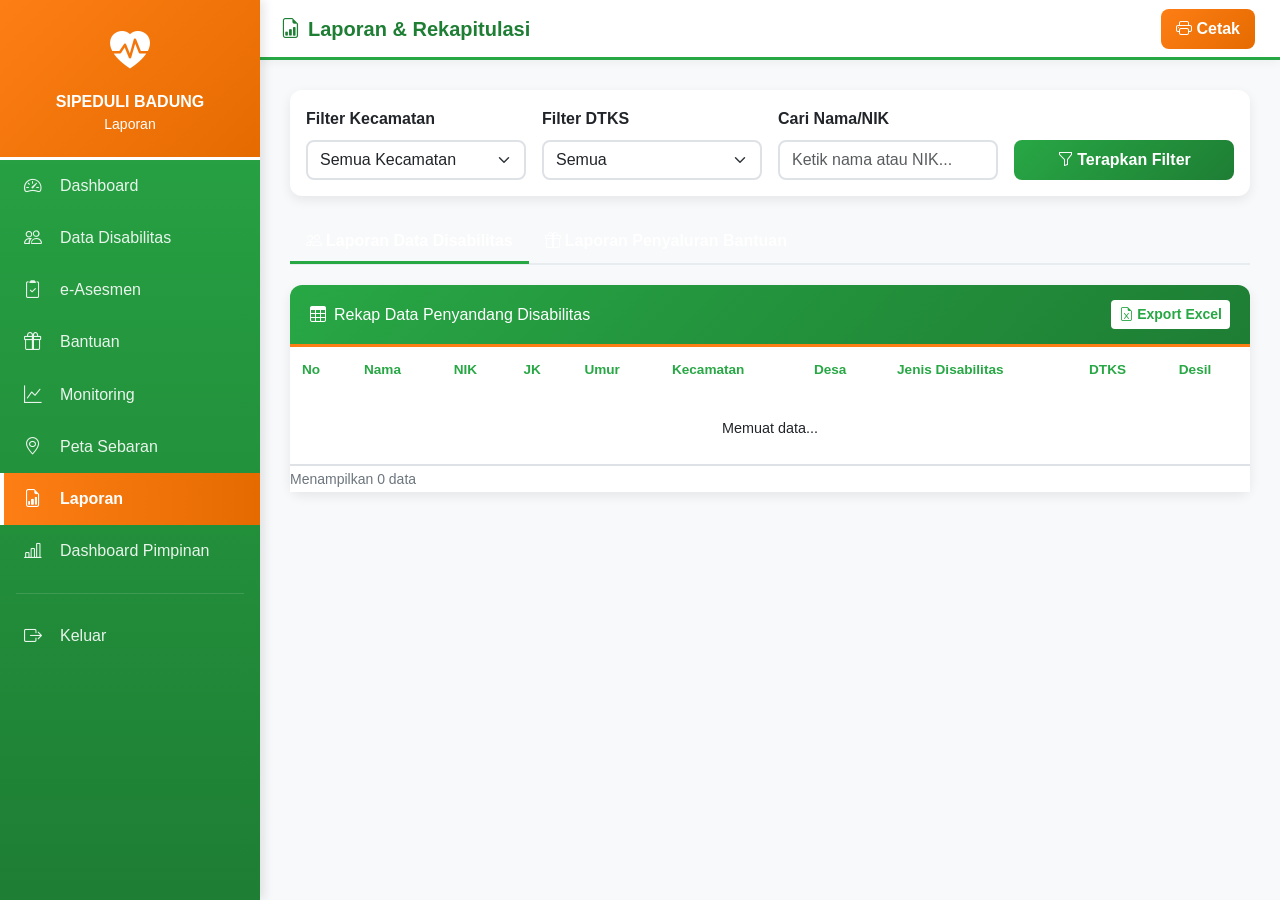
<file: laporan.html>
<!DOCTYPE html>
<html lang="id">
<head>
    <meta charset="UTF-8">
    <meta name="viewport" content="width=device-width, initial-scale=1.0">
    <title>Laporan - SIPEDULI BADUNG</title>
    <link href="https://cdn.jsdelivr.net/npm/bootstrap@5.3.0/dist/css/bootstrap.min.css" rel="stylesheet">
    <link href="https://cdn.jsdelivr.net/npm/bootstrap-icons@1.10.5/font/bootstrap-icons.css" rel="stylesheet">
    <link href="assets/css/style.css" rel="stylesheet">
    <style>
        /* Custom Styles for Laporan Page */
        .sidebar {
            position: fixed; top: 0; left: 0; width: 260px; height: 100vh;
            background: linear-gradient(180deg, var(--primary-green, #28a745) 0%, var(--dark-green, #1e7e34) 100%);
            z-index: 1000; overflow-y: auto; box-shadow: 4px 0 10px rgba(0,0,0,0.1);
        }
        .sidebar-header {
            background: linear-gradient(135deg, var(--primary-orange, #fd7e14) 0%, var(--dark-orange, #e56b00) 100%);
            border-bottom: 3px solid var(--white); padding: 20px; text-align: center;
        }
        .sidebar-header i { font-size: 2.5rem; color: var(--white); }
        .sidebar-header h6, .sidebar-header small { color: var(--white) !important; margin: 0; }
        .nav-link-sidebar {
            display: flex; align-items: center; padding: 12px 20px;
            color: rgba(255,255,255,0.9) !important; text-decoration: none;
            transition: all 0.3s ease; border-left: 4px solid transparent; font-weight: 500;
        }
        .nav-link-sidebar:hover { background: rgba(255,255,255,0.15); border-left-color: var(--primary-orange); }
        .nav-link-sidebar.active {
            background: linear-gradient(90deg, var(--primary-orange) 0%, var(--dark-orange) 100%);
            border-left-color: var(--white); font-weight: 600;
        }
        .nav-link-sidebar i { width: 24px; margin-right: 12px; font-size: 1.1rem; }
        .main-content { margin-left: 260px; min-height: 100vh; background-color: #f8f9fa; }
        .top-navbar {
            background: var(--white); min-height: 60px; position: sticky; top: 0; z-index: 100;
            box-shadow: 0 2px 10px rgba(0,0,0,0.05); border-bottom: 3px solid var(--primary-green);
            padding: 0 20px; display: flex; align-items: center; justify-content: space-between;
        }
        .top-navbar h5 { color: var(--dark-green, #1e7e34) !important; font-weight: 700; margin: 0; }
        .content-area { padding: 30px; }
        .card-custom {
            border: none; border-radius: 12px;
            box-shadow: 0 4px 12px rgba(0,0,0,0.08); background: var(--white);
        }
        .card-custom .card-header {
            background: linear-gradient(135deg, var(--primary-green) 0%, var(--dark-green) 100%);
            color: var(--white) !important; border-bottom: 3px solid var(--primary-orange);
            font-weight: 600; padding: 15px 20px; border-radius: 12px 12px 0 0;
        }
        .table-custom thead {
            background: linear-gradient(135deg, var(--primary-green) 0%, var(--dark-green) 100%);
        }
        .table-custom thead th {
            color: var(--primary-green) !important; font-weight: 600; border: none;
            padding: 12px; font-size: 0.85rem; white-space: nowrap;
        }
        .table-custom tbody td {
            color: #212529 !important; vertical-align: middle; padding: 10px; font-size: 0.9rem;
        }
        .table-custom tbody tr:hover { background-color: rgba(40, 167, 69, 0.05); }
        
        .btn-action {
            background: linear-gradient(135deg, var(--primary-green) 0%, var(--dark-green) 100%);
            color: white; border: none; padding: 8px 15px; border-radius: 8px;
            font-weight: 600; transition: all 0.3s ease; margin-right: 5px;
        }
        .btn-action:hover { transform: translateY(-2px); color: white; box-shadow: 0 4px 12px rgba(40, 167, 69, 0.4); }
        .btn-action-orange {
            background: linear-gradient(135deg, var(--primary-orange) 0%, var(--dark-orange) 100%);
        }
        .btn-action-orange:hover { box-shadow: 0 4px 12px rgba(253, 126, 20, 0.4); }

        .nav-tabs .nav-link {
            color: #6c757d; font-weight: 600; border: none; border-bottom: 3px solid transparent;
        }
        .nav-tabs .nav-link.active {
            color: var(--primary-green); border-bottom: 3px solid var(--primary-green); background: transparent;
        }
        .nav-tabs { border-bottom: 2px solid #e9ecef; margin-bottom: 20px; }

        .report-header {
            text-align: center; margin-bottom: 30px; display: none;
        }
        .report-header h2 { color: var(--dark-green); font-weight: 800; }
        .report-header p { color: #6c757d; }

        @media (max-width: 991px) {
            .sidebar { transform: translateX(-100%); }
            .sidebar.show { transform: translateX(0); }
            .main-content { margin-left: 0; }
        }

        /* Print Styles */
        @media print {
            .sidebar, .top-navbar, .no-print, .btn, .nav-tabs { display: none !important; }
            .main-content { margin-left: 0; background: white; }
            .content-area { padding: 0; }
            .card-custom { box-shadow: none; border: 1px solid #dee2e6; }
            .report-header { display: block !important; }
            body { background: white; }
            .table-custom thead { background: #28a745 !important; -webkit-print-color-adjust: exact; }
        }
    </style>
</head>
<body>
    <!-- Sidebar -->
    <div class="sidebar" id="sidebar">
        <div class="sidebar-header">
            <i class="bi bi-heart-pulse-fill"></i>
            <h6 class="fw-bold mt-2">SIPEDULI BADUNG</h6>
            <small>Laporan</small>
        </div>
        <nav class="sidebar-nav">
            <a href="dashboard.html" class="nav-link-sidebar"><i class="bi bi-speedometer2"></i>Dashboard</a>
            <a href="data-disabilitas.html" class="nav-link-sidebar"><i class="bi bi-people"></i>Data Disabilitas</a>
            <a href="asesmen.html" class="nav-link-sidebar"><i class="bi bi-clipboard2-check"></i>e-Asesmen</a>
            <a href="bantuan.html" class="nav-link-sidebar"><i class="bi bi-gift"></i>Bantuan</a>
            <a href="monitoring.html" class="nav-link-sidebar"><i class="bi bi-graph-up"></i>Monitoring</a>
            <a href="peta.html" class="nav-link-sidebar"><i class="bi bi-geo-alt"></i>Peta Sebaran</a>
            <a href="laporan.html" class="nav-link-sidebar active"><i class="bi bi-file-earmark-bar-graph"></i>Laporan</a>
            <a href="pimpinan.html" class="nav-link-sidebar"><i class="bi bi-bar-chart-line"></i>Dashboard Pimpinan</a>
            <hr class="text-white-50 mx-3">
            <a href="login.html" class="nav-link-sidebar text-danger" onclick="logout()"><i class="bi bi-box-arrow-right"></i>Keluar</a>
        </nav>
    </div>

    <!-- Main Content -->
    <div class="main-content">
        <nav class="top-navbar no-print">
            <div class="d-flex align-items-center">
                <button class="btn btn-sm btn-outline-secondary d-lg-none me-2" onclick="toggleSidebar()">
                    <i class="bi bi-list"></i>
                </button>
                <h5><i class="bi bi-file-earmark-bar-graph me-2"></i>Laporan & Rekapitulasi</h5>
            </div>
            <div>
                <button class="btn btn-action btn-action-orange no-print" onclick="window.print()">
                    <i class="bi bi-printer me-1"></i>Cetak
                </button>
            </div>
        </nav>

        <div class="content-area">
            <!-- Report Header (Visible only on Print) -->
            <div class="report-header">
                <h2>LAPORAN REKAPITULASI DATA</h2>
                <h4>SIPEDULI BADUNG - Dinas Sosial Kabupaten Badung</h4>
                <p>Tanggal Cetak: <span id="printDate"></span></p>
                <hr>
            </div>

            <!-- Filter Section -->
            <div class="card-custom mb-4 no-print">
                <div class="card-body p-3">
                    <div class="row g-3 align-items-end">
                        <div class="col-md-3">
                            <label class="form-label">Filter Kecamatan</label>
                            <select class="form-select" id="filterKec">
                                <option value="">Semua Kecamatan</option>
                            </select>
                        </div>
                        <div class="col-md-3">
                            <label class="form-label">Filter DTKS</label>
                            <select class="form-select" id="filterDtks">
                                <option value="">Semua</option>
                                <option value="Ya">Terdaftar DTKS</option>
                                <option value="Tidak">Non-DTKS</option>
                            </select>
                        </div>
                        <div class="col-md-3">
                            <label class="form-label">Cari Nama/NIK</label>
                            <input type="text" class="form-control" id="filterCari" placeholder="Ketik nama atau NIK...">
                        </div>
                        <div class="col-md-3">
                            <button class="btn btn-action w-100" onclick="applyFilter()">
                                <i class="bi bi-funnel me-1"></i>Terapkan Filter
                            </button>
                        </div>
                    </div>
                </div>
            </div>

            <!-- Tabs -->
            <ul class="nav nav-tabs no-print" id="reportTabs" role="tablist">
                <li class="nav-item" role="presentation">
                    <button class="nav-link active" id="tab-disabilitas" data-bs-toggle="tab" data-bs-target="#content-disabilitas" type="button" role="tab">
                        <i class="bi bi-people me-1"></i>Laporan Data Disabilitas
                    </button>
                </li>
                <li class="nav-item" role="presentation">
                    <button class="nav-link" id="tab-bantuan" data-bs-toggle="tab" data-bs-target="#content-bantuan" type="button" role="tab">
                        <i class="bi bi-gift me-1"></i>Laporan Penyaluran Bantuan
                    </button>
                </li>
            </ul>

            <!-- Tab Content -->
            <div class="tab-content" id="reportTabContent">
                <!-- Tab 1: Data Disabilitas -->
                <div class="tab-pane fade show active" id="content-disabilitas" role="tabpanel">
                    <div class="card-custom">
                        <div class="card-header d-flex justify-content-between align-items-center">
                            <h6 class="mb-0"><i class="bi bi-table me-2"></i>Rekap Data Penyandang Disabilitas</h6>
                            <button class="btn btn-sm btn-light no-print" onclick="exportCSV('disabilitas')">
                                <i class="bi bi-file-earmark-excel me-1"></i>Export Excel
                            </button>
                        </div>
                        <div class="card-body p-0">
                            <div class="table-responsive">
                                <table class="table table-custom table-hover mb-0" id="tabelDisabilitas">
                                    <thead>
                                        <tr>
                                            <th>No</th>
                                            <th>Nama</th>
                                            <th>NIK</th>
                                            <th>JK</th>
                                            <th>Umur</th>
                                            <th>Kecamatan</th>
                                            <th>Desa</th>
                                            <th>Jenis Disabilitas</th>
                                            <th>DTKS</th>
                                            <th>Desil</th>
                                        </tr>
                                    </thead>
                                    <tbody id="tbodyDisabilitas">
                                        <tr><td colspan="10" class="text-center py-4">Memuat data...</td></tr>
                                    </tbody>
                                </table>
                            </div>
                        </div>
                        <div class="card-footer bg-white no-print">
                            <small class="text-muted" id="infoDisabilitas">Menampilkan 0 data</small>
                        </div>
                    </div>
                </div>

                <!-- Tab 2: Penyaluran Bantuan -->
                <div class="tab-pane fade" id="content-bantuan" role="tabpanel">
                    <div class="card-custom">
                        <div class="card-header d-flex justify-content-between align-items-center">
                            <h6 class="mb-0"><i class="bi bi-table me-2"></i>Rekap Penyaluran Bantuan</h6>
                            <button class="btn btn-sm btn-light no-print" onclick="exportCSV('bantuan')">
                                <i class="bi bi-file-earmark-excel me-1"></i>Export Excel
                            </button>
                        </div>
                        <div class="card-body p-0">
                            <div class="table-responsive">
                                <table class="table table-custom table-hover mb-0" id="tabelBantuan">
                                    <thead>
                                        <tr>
                                            <th>No</th>
                                            <th>Nama Penerima</th>
                                            <th>NIK</th>
                                            <th>Kecamatan</th>
                                            <th>Jenis Bantuan</th>
                                            <th>Tanggal</th>
                                            <th>Nilai (Rp)</th>
                                            <th>Status</th>
                                        </tr>
                                    </thead>
                                    <tbody id="tbodyBantuan">
                                        <tr><td colspan="8" class="text-center py-4">Memuat data...</td></tr>
                                    </tbody>
                                </table>
                            </div>
                        </div>
                        <div class="card-footer bg-white no-print">
                            <small class="text-muted" id="infoBantuan">Menampilkan 0 data</small>
                        </div>
                    </div>
                </div>
            </div>
        </div>
    </div>

    <!-- Scripts -->
    <script src="https://cdn.jsdelivr.net/npm/bootstrap@5.3.0/dist/js/bootstrap.bundle.min.js"></script>
    <script src="assets/js/helper.js"></script>
    <script>
        let allDataDisabilitas = [];
        let allDataBantuan = [];
        let filteredDisabilitas = [];
        let filteredBantuan = [];

        document.addEventListener('DOMContentLoaded', async () => {
            document.getElementById('printDate').textContent = new Date().toLocaleDateString('id-ID', { weekday: 'long', year: 'numeric', month: 'long', day: 'numeric' });
            
            await populateKecamatan('filterKec');
            await loadData();
        });

        function toggleSidebar() { document.getElementById('sidebar').classList.toggle('show'); }
        function logout() { sessionStorage.clear(); window.location.href = 'login.html'; }

        async function loadData() {
            showLoading('Memuat data laporan...');
            try {
                const [resDis, resBantu] = await Promise.all([getDisabilitas({}), getBantuan({})]);
                
                if (resDis && resDis.success) {
                    allDataDisabilitas = resDis.data;
                    filteredDisabilitas = [...allDataDisabilitas];
                    renderDisabilitas(filteredDisabilitas);
                }
                
                if (resBantu && resBantu.success) {
                    allDataBantuan = resBantu.data;
                    filteredBantuan = [...allDataBantuan];
                    renderBantuan(filteredBantuan);
                }
            } catch (error) {
                console.error('Error loading report:', error);
                showNotif('Gagal memuat data laporan', 'danger');
            }
            hideLoading();
        }

        function applyFilter() {
            const kec = document.getElementById('filterKec').value;
            const dtks = document.getElementById('filterDtks').value;
            const cari = document.getElementById('filterCari').value.toLowerCase();

            // Filter Disabilitas
            filteredDisabilitas = allDataDisabilitas.filter(d => {
                let match = true;
                if (kec && d.kecamatan !== kec) match = false;
                if (dtks && String(d.dtks || '').toLowerCase() !== dtks.toLowerCase()) match = false;
                if (cari && !(d.nama || '').toLowerCase().includes(cari) && !(d.nik || '').toLowerCase().includes(cari)) match = false;
                return match;
            });
            renderDisabilitas(filteredDisabilitas);

            // Filter Bantuan (hanya berdasarkan nama/NIK karena struktur data berbeda)
            filteredBantuan = allDataBantuan.filter(b => {
                let match = true;
                if (kec && b.kecamatan !== kec) match = false;
                if (cari && !(b.nama || '').toLowerCase().includes(cari) && !(b.nik || '').toLowerCase().includes(cari)) match = false;
                return match;
            });
            renderBantuan(filteredBantuan);

            showNotif('Filter diterapkan', 'success');
        }

        function renderDisabilitas(data) {
            const tbody = document.getElementById('tbodyDisabilitas');
            const info = document.getElementById('infoDisabilitas');
            
            if (!data || data.length === 0) {
                tbody.innerHTML = '<tr><td colspan="10" class="text-center text-muted py-4">Tidak ada data</td></tr>';
                info.textContent = 'Menampilkan 0 data';
                return;
            }

            tbody.innerHTML = data.map((r, i) => {
                let badgeDTKS = String(r.dtks || '').toLowerCase() === 'ya' ? '<span class="badge bg-success">Ya</span>' : '<span class="badge bg-secondary">Tidak</span>';
                const desil = parseInt(r.desil) || 0;
                let badgeDesil = desil > 0 ? `<span class="badge ${desil <= 3 ? 'bg-danger' : desil <= 5 ? 'bg-warning text-dark' : 'bg-info'}">${desil}</span>` : '<span class="badge bg-secondary">-</span>';
                
                return `<tr>
                    <td>${i+1}</td><td><strong>${r.nama || '-'}</strong></td><td><small>${r.nik || '-'}</small></td>
                    <td>${r.jenis_kelamin ? (r.jenis_kelamin === 'Laki-laki' ? 'L' : 'P') : '-'}</td>
                    <td>${r.umur || '-'}</td><td>${r.kecamatan || '-'}</td><td>${r.desa || '-'}</td>
                    <td><small>${r.jenis_disabilitas_uu || '-'}</small></td><td>${badgeDTKS}</td><td>${badgeDesil}</td>
                </tr>`;
            }).join('');
            info.textContent = `Menampilkan ${data.length} data`;
        }

        function renderBantuan(data) {
            const tbody = document.getElementById('tbodyBantuan');
            const info = document.getElementById('infoBantuan');
            
            if (!data || data.length === 0) {
                tbody.innerHTML = '<tr><td colspan="8" class="text-center text-muted py-4">Tidak ada data</td></tr>';
                info.textContent = 'Menampilkan 0 data';
                return;
            }

            tbody.innerHTML = data.map((r, i) => {
                let badgeStatus = 'bg-secondary';
                if (r.status === 'Selesai') badgeStatus = 'bg-success';
                else if (r.status === 'Proses') badgeStatus = 'bg-warning text-dark';
                else if (r.status === 'Menunggu') badgeStatus = 'bg-danger';
                
                const nilai = r.nilai ? 'Rp ' + parseInt(r.nilai).toLocaleString('id-ID') : '-';
                
                return `<tr>
                    <td>${i+1}</td><td><strong>${r.nama || '-'}</strong></td><td><small>${r.nik || '-'}</small></td>
                    <td>${r.kecamatan || '-'}</td><td><small>${r.jenis_bantuan || '-'}</small></td>
                    <td><small>${r.tanggal || '-'}</small></td><td>${nilai}</td>
                    <td><span class="badge ${badgeStatus}">${r.status || 'Menunggu'}</span></td>
                </tr>`;
            }).join('');
            info.textContent = `Menampilkan ${data.length} data`;
        }

        function exportCSV(type) {
            let dataToExport = type === 'disabilitas' ? filteredDisabilitas : filteredBantuan;
            if (dataToExport.length === 0) {
                showNotif('Tidak ada data untuk diexport', 'warning');
                return;
            }

            // Tambahkan BOM untuk UTF-8 agar Excel membaca karakter Indonesia dengan benar
            let csv = '\uFEFF'; 
            
            if (type === 'disabilitas') {
                csv += 'No,Nama,NIK,JK,Umur,Kecamatan,Desa,Jenis Disabilitas,DTKS,Desil\n';
                dataToExport.forEach((r, i) => {
                    csv += `${i+1},"${r.nama||''}","${r.nik||''}","${r.jenis_kelamin||''}",${r.umur||''},"${r.kecamatan||''}","${r.desa||''}","${r.jenis_disabilitas_uu||''}","${r.dtks||'Tidak'}",${r.desil||''}\n`;
                });
            } else {
                csv += 'No,Nama,NIK,Kecamatan,Jenis Bantuan,Tanggal,Nilai (Rp),Status\n';
                dataToExport.forEach((r, i) => {
                    csv += `${i+1},"${r.nama||''}","${r.nik||''}","${r.kecamatan||''}","${r.jenis_bantuan||''}","${r.tanggal||''}",${r.nilai||0},"${r.status||'Menunggu'}"\n`;
                });
            }

            const blob = new Blob([csv], { type: 'text/csv;charset=utf-8;' });
            const url = URL.createObjectURL(blob);
            const a = document.createElement('a');
            a.href = url;
            a.download = `Laporan_${type}_${new Date().toISOString().split('T')[0]}.csv`;
            a.click();
            URL.revokeObjectURL(url);
            showNotif('✅ File berhasil diunduh', 'success');
        }
    </script>
</body>
</html>
</file>
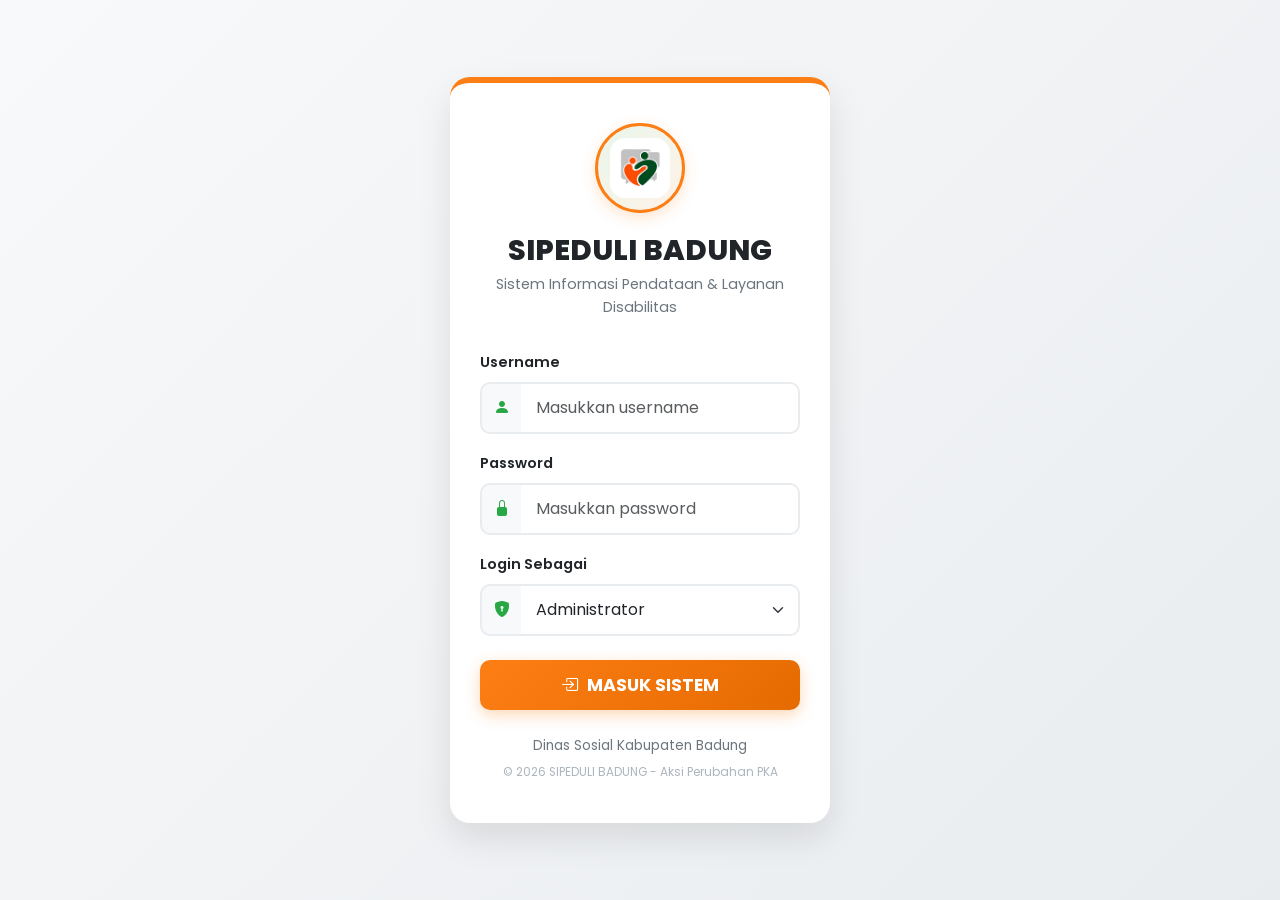
<file: login.html>
<!DOCTYPE html>
<html lang="id">
<head>
    <meta charset="UTF-8">
    <meta name="viewport" content="width=device-width, initial-scale=1.0">
    <title>Login - SIPEDULI BADUNG</title>
    
    <!-- Bootstrap 5 CSS -->
    <link href="https://cdn.jsdelivr.net/npm/bootstrap@5.3.0/dist/css/bootstrap.min.css" rel="stylesheet">
    <!-- Bootstrap Icons -->
    <link href="https://cdn.jsdelivr.net/npm/bootstrap-icons@1.10.5/font/bootstrap-icons.css" rel="stylesheet">
    <!-- Google Fonts -->
    <link href="https://fonts.googleapis.com/css2?family=Poppins:wght@300;400;600;700&display=swap" rel="stylesheet">
    <!-- Custom CSS -->
    <link href="assets/css/style.css" rel="stylesheet">

    <style>
        /* Styling Khusus Halaman Login */
        body {
            font-family: 'Poppins', sans-serif;
            background: linear-gradient(135deg, #f8f9fa 0%, #e9ecef 100%);
            min-height: 100vh;
            display: flex;
            align-items: center;
            justify-content: center;
        }

        .login-container {
            width: 100%;
            max-width: 420px;
            padding: 20px;
        }

        .login-card {
            background: #ffffff;
            border-radius: 20px;
            box-shadow: 0 15px 35px rgba(0, 0, 0, 0.1);
            padding: 40px 30px;
            border-top: 6px solid var(--primary-orange, #fd7e14);
            transition: transform 0.3s ease;
        }

        .login-card:hover {
            transform: translateY(-5px);
        }

        .logo-wrapper {
            width: 90px;
            height: 90px;
            background: linear-gradient(135deg, rgba(40, 167, 69, 0.1) 0%, rgba(253, 126, 20, 0.1) 100%);
            border-radius: 50%;
            display: flex;
            align-items: center;
            justify-content: center;
            margin: 0 auto 20px;
            border: 3px solid var(--primary-orange, #fd7e14);
            box-shadow: 0 5px 15px rgba(253, 126, 20, 0.2);
        }

        .logo-wrapper i {
            font-size: 3rem;
            color: var(--primary-green, #28a745);
        }

        .app-title {
            color: var(--primary-green, #28a745);
            font-weight: 800;
            font-size: 1.8rem;
            margin-bottom: 5px;
            text-align: center;
        }

        .app-subtitle {
            color: #6c757d;
            font-size: 0.9rem;
            margin-bottom: 30px;
            text-align: center;
        }

        .form-label {
            font-weight: 600;
            color: #495057;
            font-size: 0.9rem;
        }

        .form-control, .form-select {
            border-radius: 10px;
            padding: 12px 15px;
            border: 2px solid #e9ecef;
            transition: all 0.3s ease;
        }

        .form-control:focus, .form-select:focus {
            border-color: var(--primary-green, #28a745);
            box-shadow: 0 0 0 0.25rem rgba(40, 167, 69, 0.25);
        }

        .btn-login {
            background: linear-gradient(135deg, var(--primary-orange, #fd7e14) 0%, var(--dark-orange, #e56b00) 100%);
            color: white;
            border: none;
            border-radius: 10px;
            padding: 12px;
            font-weight: 700;
            font-size: 1.1rem;
            width: 100%;
            transition: all 0.3s ease;
            box-shadow: 0 5px 15px rgba(253, 126, 20, 0.3);
        }

        .btn-login:hover {
            background: linear-gradient(135deg, var(--dark-orange, #e56b00) 0%, var(--primary-orange, #fd7e14) 100%);
            color: white;
            transform: translateY(-2px);
            box-shadow: 0 8px 20px rgba(253, 126, 20, 0.4);
        }

        .btn-login:disabled {
            opacity: 0.7;
            cursor: not-allowed;
            transform: none;
        }

        .footer-text {
            text-align: center;
            margin-top: 25px;
            font-size: 0.85rem;
            color: #adb5bd;
        }
    </style>
</head>
<body>

    <div class="login-container">
        <div class="login-card">
            <!-- Logo Hati -->
            <div class="logo-wrapper">
                <img src="assets/img/sipeduli-logo.png" alt="Logo" style="width: 60px; height: 60px;">
            </div>
            
            <h2 class="app-title">SIPEDULI BADUNG</h2>
            <p class="app-subtitle">Sistem Informasi Pendataan & Layanan Disabilitas</p>

            <form id="loginForm">
                <div class="mb-3">
                    <label for="username" class="form-label">Username</label>
                    <div class="input-group">
                        <span class="input-group-text" style="background-color: #f8f9fa; border: 2px solid #e9ecef; border-right: none; border-radius: 10px 0 0 10px;">
                            <i class="bi bi-person-fill" style="color: var(--primary-green, #28a745);"></i>
                        </span>
                        <input type="text" class="form-control" id="username" placeholder="Masukkan username" style="border-left: none; border-radius: 0 10px 10px 0;" required>
                    </div>
                </div>

                <div class="mb-3">
                    <label for="password" class="form-label">Password</label>
                    <div class="input-group">
                        <span class="input-group-text" style="background-color: #f8f9fa; border: 2px solid #e9ecef; border-right: none; border-radius: 10px 0 0 10px;">
                            <i class="bi bi-lock-fill" style="color: var(--primary-green, #28a745);"></i>
                        </span>
                        <input type="password" class="form-control" id="password" placeholder="Masukkan password" style="border-left: none; border-radius: 0 10px 10px 0;" required>
                    </div>
                </div>

                <div class="mb-4">
                    <label for="role" class="form-label">Login Sebagai</label>
                    <div class="input-group">
                        <span class="input-group-text" style="background-color: #f8f9fa; border: 2px solid #e9ecef; border-right: none; border-radius: 10px 0 0 10px;">
                            <i class="bi bi-shield-lock-fill" style="color: var(--primary-green, #28a745);"></i>
                        </span>
                        <select class="form-select" id="role" style="border-left: none; border-radius: 0 10px 10px 0;" required>
                            <option value="admin">Administrator</option>
                            <option value="operator_dinsos">Operator Dinas Sosial</option>
                            <option value="operator_kec">Operator Kecamatan</option>
                            <option value="operator_desa">Operator Desa/Kelurahan</option>
                            <option value="pimpinan">Pimpinan</option>
                        </select>
                    </div>
                </div>

                <button type="submit" class="btn btn-login" id="btnLogin">
                    <i class="bi bi-box-arrow-in-right me-2"></i>MASUK SISTEM
                </button>
            </form>

            <div class="footer-text">
                <p class="mb-1">Dinas Sosial Kabupaten Badung</p>
                <small>© 2026 SIPEDULI BADUNG - Aksi Perubahan PKA</small>
            </div>
        </div>
    </div>

    <!-- Notifikasi Container -->
    <div id="notifContainer" style="position: fixed; top: 20px; right: 20px; z-index: 9999;"></div>

    <!-- Bootstrap JS -->
    <script src="https://cdn.jsdelivr.net/npm/bootstrap@5.3.0/dist/js/bootstrap.bundle.min.js"></script>
    
    <!-- Helper JS -->
    <script src="assets/js/helper.js"></script>
    
    <script>
        // Fungsi untuk menampilkan notifikasi
        function showNotif(pesan, tipe = 'success') {
            const container = document.getElementById('notifContainer');
            const alertClass = tipe === 'success' ? 'alert-success' : 'alert-danger';
            const icon = tipe === 'success' ? 'bi-check-circle-fill' : 'bi-exclamation-triangle-fill';
            
            const notif = document.createElement('div');
            notif.className = `alert ${alertClass} alert-dismissible fade show shadow`;
            notif.style.cssText = 'min-width: 300px; border-radius: 10px;';
            notif.innerHTML = `
                <i class="bi ${icon} me-2"></i>${pesan}
                <button type="button" class="btn-close" data-bs-dismiss="alert"></button>
            `;
            container.appendChild(notif);
            
            setTimeout(() => notif.remove(), 4000);
        }

        // Handle Login Form
        document.getElementById('loginForm').addEventListener('submit', async function(e) {
            e.preventDefault();
            
            const username = document.getElementById('username').value;
            const password = document.getElementById('password').value;
            const role = document.getElementById('role').value;
            const btnLogin = document.getElementById('btnLogin');
            
            // Ubah tombol jadi loading
            const originalText = btnLogin.innerHTML;
            btnLogin.innerHTML = '<span class="spinner-border spinner-border-sm me-2"></span>Memverifikasi...';
            btnLogin.disabled = true;

            try {
                // Panggil fungsi login dari helper.js
                if (typeof login !== 'undefined') {
                    const result = await login(username, password, role);
                    
                    if (result && result.success) {
                        // Simpan data user ke sessionStorage
                        sessionStorage.setItem('userRole', result.data.role);
                        sessionStorage.setItem('userName', result.data.nama_lengkap);
                        sessionStorage.setItem('userId', result.data.id);
                        
                        showNotif(`Selamat datang, ${result.data.nama_lengkap}!`, 'success');
                        
                        // Redirect ke dashboard setelah 1 detik
                        setTimeout(() => {
                            window.location.href = 'dashboard.html';
                        }, 1000);
                    } else {
                        showNotif(result?.message || 'Username atau password salah!', 'danger');
                        btnLogin.innerHTML = originalText;
                        btnLogin.disabled = false;
                    }
                } else {
                    showNotif('Sistem sedang dalam perbaikan. Silakan coba lagi.', 'danger');
                    btnLogin.innerHTML = originalText;
                    btnLogin.disabled = false;
                }
            } catch (error) {
                console.error('Login error:', error);
                showNotif('Terjadi kesalahan koneksi. Silakan coba lagi.', 'danger');
                btnLogin.innerHTML = originalText;
                btnLogin.disabled = false;
            }
        });
    </script>
</body>
</html>
</file>
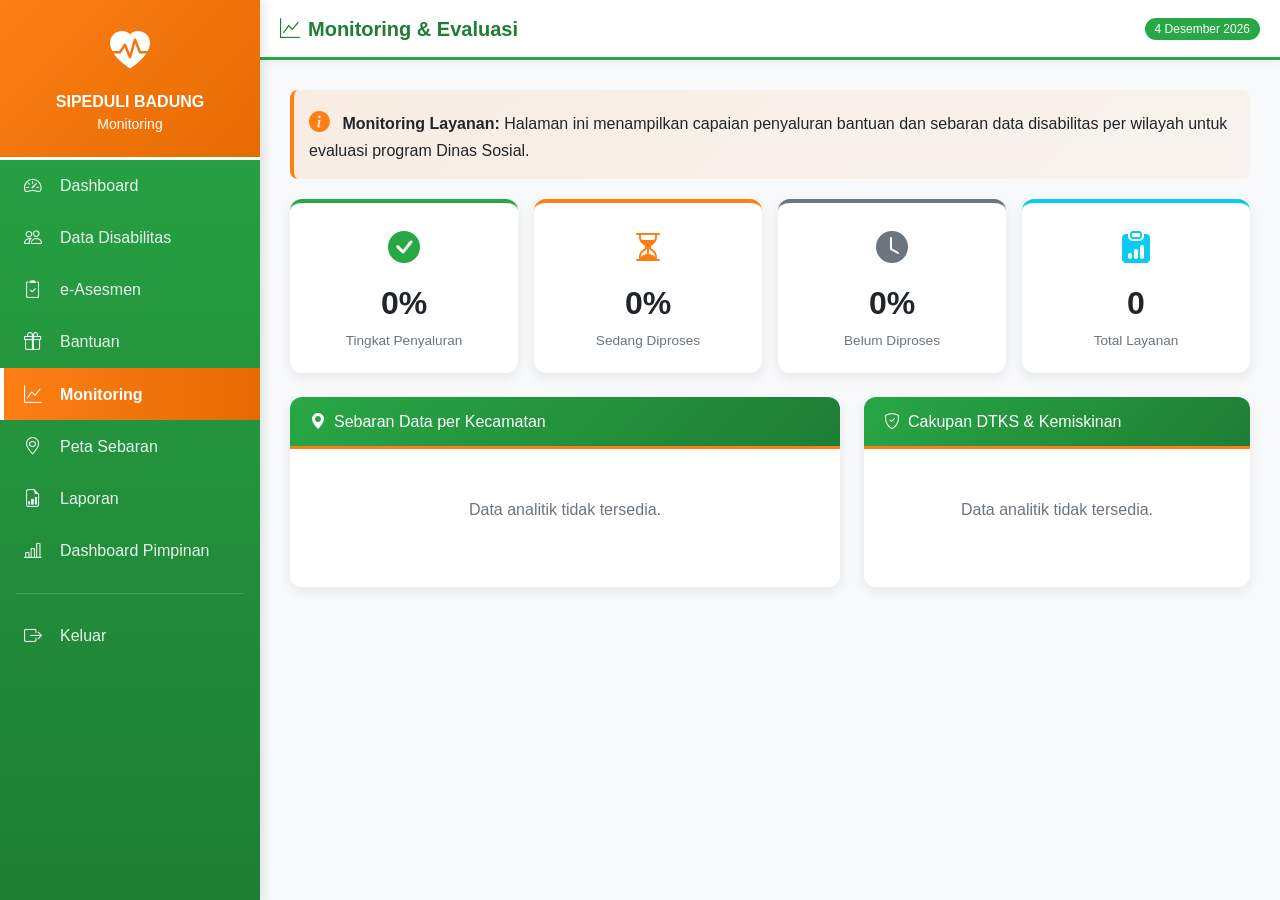
<file: monitoring.html>
<!DOCTYPE html>
<html lang="id">
<head>
    <meta charset="UTF-8">
    <meta name="viewport" content="width=device-width, initial-scale=1.0">
    <title>Monitoring - SIPEDULI BADUNG</title>
    <link href="https://cdn.jsdelivr.net/npm/bootstrap@5.3.0/dist/css/bootstrap.min.css" rel="stylesheet">
    <link href="https://cdn.jsdelivr.net/npm/bootstrap-icons@1.10.5/font/bootstrap-icons.css" rel="stylesheet">
    <link href="assets/css/style.css" rel="stylesheet">
    <style>
        /* Custom Styles for Monitoring Page */
        .sidebar {
            position: fixed; top: 0; left: 0; width: 260px; height: 100vh;
            background: linear-gradient(180deg, var(--primary-green, #28a745) 0%, var(--dark-green, #1e7e34) 100%);
            z-index: 1000; overflow-y: auto; box-shadow: 4px 0 10px rgba(0,0,0,0.1);
        }
        .sidebar-header {
            background: linear-gradient(135deg, var(--primary-orange, #fd7e14) 0%, var(--dark-orange, #e56b00) 100%);
            border-bottom: 3px solid var(--white); padding: 20px; text-align: center;
        }
        .sidebar-header i { font-size: 2.5rem; color: var(--white); }
        .sidebar-header h6, .sidebar-header small { color: var(--white) !important; margin: 0; }
        .nav-link-sidebar {
            display: flex; align-items: center; padding: 12px 20px;
            color: rgba(255,255,255,0.9) !important; text-decoration: none;
            transition: all 0.3s ease; border-left: 4px solid transparent; font-weight: 500;
        }
        .nav-link-sidebar:hover { background: rgba(255,255,255,0.15); border-left-color: var(--primary-orange); }
        .nav-link-sidebar.active {
            background: linear-gradient(90deg, var(--primary-orange) 0%, var(--dark-orange) 100%);
            border-left-color: var(--white); font-weight: 600;
        }
        .nav-link-sidebar i { width: 24px; margin-right: 12px; font-size: 1.1rem; }
        .main-content { margin-left: 260px; min-height: 100vh; background-color: #f8f9fa; }
        .top-navbar {
            background: var(--white); min-height: 60px; position: sticky; top: 0; z-index: 100;
            box-shadow: 0 2px 10px rgba(0,0,0,0.05); border-bottom: 3px solid var(--primary-green);
            padding: 0 20px; display: flex; align-items: center; justify-content: space-between;
        }
        .top-navbar h5 { color: var(--dark-green, #1e7e34) !important; font-weight: 700; margin: 0; }
        .content-area { padding: 30px; }
        .card-custom {
            border: none; border-radius: 12px;
            box-shadow: 0 4px 12px rgba(0,0,0,0.08); background: var(--white);
        }
        .card-custom .card-header {
            background: linear-gradient(135deg, var(--primary-green) 0%, var(--dark-green) 100%);
            color: var(--white) !important; border-bottom: 3px solid var(--primary-orange);
            font-weight: 600; padding: 15px 20px; border-radius: 12px 12px 0 0;
        }
        .card-custom .card-header h5, .card-custom .card-header h6 { color: var(--white) !important; margin: 0; }
        .info-card {
            background: linear-gradient(135deg, rgba(253, 126, 20, 0.1) 0%, rgba(253, 126, 20, 0.05) 100%);
            border-left: 4px solid var(--primary-orange); padding: 15px;
            border-radius: 8px; margin-bottom: 20px;
        }
        .info-card i { color: var(--primary-orange); font-size: 1.3rem; }
        .stat-box {
            background: var(--white); border-radius: 12px; padding: 20px;
            text-align: center; box-shadow: 0 4px 12px rgba(0,0,0,0.08);
            border-top: 4px solid var(--primary-green); transition: all 0.3s ease;
        }
        .stat-box:hover { transform: translateY(-3px); box-shadow: 0 8px 20px rgba(0,0,0,0.12); }
        .stat-box i { font-size: 2rem; margin-bottom: 10px; }
        .stat-box h2 { font-weight: 800; margin: 10px 0 5px 0; }
        .stat-box small { color: #6c757d; font-size: 0.85rem; }
        .stat-box.stat-selesai { border-top-color: #28a745; }
        .stat-box.stat-selesai i, .stat-box.stat-selesai h2 { color: #28a745; }
        .stat-box.stat-proses { border-top-color: #fd7e14; }
        .stat-box.stat-proses i, .stat-box.stat-proses h2 { color: #fd7e14; }
        .stat-box.stat-pending { border-top-color: #6c757d; }
        .stat-box.stat-pending i, .stat-box.stat-pending h2 { color: #6c757d; }
        .stat-box.stat-total { border-top-color: #0dcaf0; }
        .stat-box.stat-total i, .stat-box.stat-total h2 { color: #0dcaf0; }
        
        .kecamatan-item {
            padding: 15px; border-bottom: 1px solid #f0f0f0; transition: background 0.2s;
        }
        .kecamatan-item:hover { background-color: rgba(40, 167, 69, 0.05); }
        .kecamatan-item:last-child { border-bottom: none; }
        .progress-custom { height: 8px; border-radius: 4px; background-color: #e9ecef; }
        .progress-bar-custom { background: linear-gradient(90deg, var(--primary-green) 0%, var(--primary-orange) 100%); }
        
        .dtks-card {
            background: #f8f9fa; border-radius: 12px; padding: 20px; text-align: center;
        }
        .dtks-card h3 { font-weight: 800; margin: 10px 0; }
        
        @media (max-width: 991px) {
            .sidebar { transform: translateX(-100%); }
            .sidebar.show { transform: translateX(0); }
            .main-content { margin-left: 0; }
        }
    </style>
</head>
<body>
    <!-- Sidebar -->
    <div class="sidebar" id="sidebar">
        <div class="sidebar-header">
            <i class="bi bi-heart-pulse-fill"></i>
            <h6 class="fw-bold mt-2">SIPEDULI BADUNG</h6>
            <small>Monitoring</small>
        </div>
        <nav class="sidebar-nav">
            <a href="dashboard.html" class="nav-link-sidebar"><i class="bi bi-speedometer2"></i>Dashboard</a>
            <a href="data-disabilitas.html" class="nav-link-sidebar"><i class="bi bi-people"></i>Data Disabilitas</a>
            <a href="asesmen.html" class="nav-link-sidebar"><i class="bi bi-clipboard2-check"></i>e-Asesmen</a>
            <a href="bantuan.html" class="nav-link-sidebar"><i class="bi bi-gift"></i>Bantuan</a>
            <a href="monitoring.html" class="nav-link-sidebar active"><i class="bi bi-graph-up"></i>Monitoring</a>
            <a href="peta.html" class="nav-link-sidebar"><i class="bi bi-geo-alt"></i>Peta Sebaran</a>
            <a href="laporan.html" class="nav-link-sidebar"><i class="bi bi-file-earmark-bar-graph"></i>Laporan</a>
            <a href="pimpinan.html" class="nav-link-sidebar"><i class="bi bi-bar-chart-line"></i>Dashboard Pimpinan</a>
            <hr class="text-white-50 mx-3">
            <a href="login.html" class="nav-link-sidebar text-danger" onclick="logout()"><i class="bi bi-box-arrow-right"></i>Keluar</a>
        </nav>
    </div>

    <!-- Main Content -->
    <div class="main-content">
        <nav class="top-navbar">
            <div class="d-flex align-items-center">
                <button class="btn btn-sm btn-outline-secondary d-lg-none me-2" onclick="toggleSidebar()">
                    <i class="bi bi-list"></i>
                </button>
                <h5><i class="bi bi-graph-up me-2"></i>Monitoring & Evaluasi</h5>
            </div>
            <span class="badge" style="background: var(--primary-green);" id="currentDate"></span>
        </nav>

        <div class="content-area">
            <!-- Info Card -->
            <div class="info-card">
                <i class="bi bi-info-circle-fill me-2"></i>
                <strong>Monitoring Layanan:</strong> Halaman ini menampilkan capaian penyaluran bantuan dan sebaran data disabilitas per wilayah untuk evaluasi program Dinas Sosial.
            </div>

            <!-- Capaian Layanan -->
            <div class="row g-3 mb-4">
                <div class="col-md-3">
                    <div class="stat-box stat-selesai">
                        <i class="bi bi-check-circle-fill"></i>
                        <h2 id="capaianSelesai">0%</h2>
                        <small>Tingkat Penyaluran</small>
                    </div>
                </div>
                <div class="col-md-3">
                    <div class="stat-box stat-proses">
                        <i class="bi bi-hourglass-split"></i>
                        <h2 id="capaianProses">0%</h2>
                        <small>Sedang Diproses</small>
                    </div>
                </div>
                <div class="col-md-3">
                    <div class="stat-box stat-pending">
                        <i class="bi bi-clock-fill"></i>
                        <h2 id="capaianPending">0%</h2>
                        <small>Belum Diproses</small>
                    </div>
                </div>
                <div class="col-md-3">
                    <div class="stat-box stat-total">
                        <i class="bi bi-clipboard-data-fill"></i>
                        <h2 id="totalLayanan">0</h2>
                        <small>Total Layanan</small>
                    </div>
                </div>
            </div>

            <!-- Analitik Wilayah & Demografi -->
            <div class="row g-4">
                <div class="col-lg-7">
                    <div class="card-custom h-100">
                        <div class="card-header">
                            <h6><i class="bi bi-geo-alt-fill me-2"></i>Sebaran Data per Kecamatan</h6>
                        </div>
                        <div class="card-body p-0" id="chartKecamatan">
                            <p class="text-center text-muted py-5">Memuat analitik wilayah...</p>
                        </div>
                    </div>
                </div>
                <div class="col-lg-5">
                    <div class="card-custom h-100">
                        <div class="card-header">
                            <h6><i class="bi bi-shield-check me-2"></i>Cakupan DTKS & Kemiskinan</h6>
                        </div>
                        <div class="card-body" id="chartDtks">
                            <p class="text-center text-muted py-5">Memuat analitik demografi...</p>
                        </div>
                    </div>
                </div>
            </div>
        </div>
    </div>

    <!-- Scripts -->
    <script src="https://cdn.jsdelivr.net/npm/bootstrap@5.3.0/dist/js/bootstrap.bundle.min.js"></script>
    <script src="assets/js/helper.js"></script>
    <script>
        // Set tanggal
        document.getElementById('currentDate').textContent = new Date().toLocaleDateString('id-ID', {
            day: 'numeric', month: 'long', year: 'numeric'
        });

        function toggleSidebar() {
            document.getElementById('sidebar').classList.toggle('show');
        }

        function logout() {
            sessionStorage.clear();
            window.location.href = 'login.html';
        }

        // Load Monitoring Data
        async function loadMonitoring() {
            showLoading('Memuat data monitoring...');
            
            try {
                // Fetch data bantuan dan analitik secara paralel
                const [bantuanResult, analitikResult] = await Promise.all([
                    getBantuan({}),
                    getAnalitik()
                ]);

                // 1. Update Capaian Layanan
                if (bantuanResult && bantuanResult.success) {
                    const data = bantuanResult.data;
                    const total = data.length;
                    let selesai = data.filter(d => String(d.status || '').toLowerCase() === 'selesai').length;
                    let proses = data.filter(d => String(d.status || '').toLowerCase() === 'proses').length;
                    let pending = total - selesai - proses;

                    document.getElementById('totalLayanan').textContent = total;
                    document.getElementById('capaianSelesai').textContent = total > 0 ? Math.round((selesai/total)*100) + '%' : '0%';
                    document.getElementById('capaianProses').textContent = total > 0 ? Math.round((proses/total)*100) + '%' : '0%';
                    document.getElementById('capaianPending').textContent = total > 0 ? Math.round((pending/total)*100) + '%' : '0%';
                }

                // 2. Update Sebaran Kecamatan
                if (analitikResult && analitikResult.success) {
                    const analitik = analitikResult.data;
                    renderKecamatan(analitik.perKecamatan);
                    renderDtks(analitik.dtks, analitik.totalData);
                } else {
                    document.getElementById('chartKecamatan').innerHTML = '<p class="text-center text-muted py-5">Data analitik tidak tersedia.</p>';
                    document.getElementById('chartDtks').innerHTML = '<p class="text-center text-muted py-5">Data analitik tidak tersedia.</p>';
                }

            } catch (error) {
                console.error('Error loading monitoring:', error);
                showNotif('Gagal memuat data monitoring', 'danger');
            }
            
            hideLoading();
        }

        // Render Sebaran Kecamatan
        function renderKecamatan(perKecamatan) {
            const container = document.getElementById('chartKecamatan');
            const keys = Object.keys(perKecamatan);
            
            if (keys.length === 0) {
                container.innerHTML = '<p class="text-center text-muted py-5">Belum ada data per kecamatan</p>';
                return;
            }

            const max = Math.max(...Object.values(perKecamatan).map(x => x.total));
            let html = '';
            
            keys.sort().forEach(kec => {
                const d = perKecamatan[kec];
                const width = max > 0 ? (d.total / max) * 100 : 0;
                const persenDtks = d.total > 0 ? Math.round((d.dtks/d.total)*100) : 0;
                
                html += `
                    <div class="kecamatan-item">
                        <div class="d-flex justify-content-between align-items-center mb-2">
                            <strong style="color: var(--dark-green);">${kec}</strong>
                            <span class="badge" style="background: var(--primary-green);">${d.total} Jiwa</span>
                        </div>
                        <div class="progress progress-custom mb-2">
                            <div class="progress-bar progress-bar-custom" style="width: ${width}%"></div>
                        </div>
                        <div class="d-flex justify-content-between small text-muted">
                            <span>DTKS: ${d.dtks} (${persenDtks}%)</span>
                            <span>Desil Rendah: ${d.desilRendah}</span>
                        </div>
                    </div>
                `;
            });
            
            container.innerHTML = html;
        }

        // Render Cakupan DTKS
        function renderDtks(dtksData, totalData) {
            const container = document.getElementById('chartDtks');
            const total = dtksData.ya + dtksData.tidak;
            const persenDtks = total > 0 ? Math.round((dtksData.ya/total)*100) : 0;
            const persenNonDtks = 100 - persenDtks;

            container.innerHTML = `
                <div class="row g-3 mb-4">
                    <div class="col-6">
                        <div class="dtks-card" style="border: 2px solid #28a745;">
                            <i class="bi bi-shield-check" style="font-size: 2rem; color: #28a745;"></i>
                            <h3 style="color: #28a745;">${dtksData.ya}</h3>
                            <small class="text-muted">Terdaftar DTKS</small>
                        </div>
                    </div>
                    <div class="col-6">
                        <div class="dtks-card" style="border: 2px solid #6c757d;">
                            <i class="bi bi-shield-x" style="font-size: 2rem; color: #6c757d;"></i>
                            <h3 style="color: #6c757d;">${dtksData.tidak}</h3>
                            <small class="text-muted">Non-DTKS</small>
                        </div>
                    </div>
                </div>
                
                <h6 class="fw-bold mb-3" style="color: var(--dark-green);">Persentase Cakupan DTKS</h6>
                <div class="progress mb-2" style="height: 25px; border-radius: 12px;">
                    <div class="progress-bar bg-success" style="width: ${persenDtks}%; border-radius: 12px 0 0 12px;">${persenDtks}% DTKS</div>
                    <div class="progress-bar bg-secondary" style="width: ${persenNonDtks}%; border-radius: 0 12px 12px 0;">${persenNonDtks}% Non</div>
                </div>
                <p class="text-muted small text-center mt-3">Dari total <strong>${totalData || total}</strong> data penyandang disabilitas yang tercatat.</p>
            `;
        }

        // Jalankan saat halaman dimuat
        document.addEventListener('DOMContentLoaded', loadMonitoring);
    </script>
</body>
</html>
</file>
<file: assets/css/style.css>
/* ============================================
SIPEDULI BADUNG - STYLESHEET
Tema: Hijau, Orange, Putih, Abu-abu
============================================ */

:root {
    --primary-green: #28a745;
    --dark-green: #1e7e34;
    --light-green: rgba(40, 167, 69, 0.1);
    --primary-orange: #fd7e14;
    --dark-orange: #e56b00;
    --light-orange: rgba(253, 126, 20, 0.1);
    --white: #ffffff;
    --gray: #6c757d;
    --light-gray: #f8f9fa;
    --dark-gray: #343a40;
    --text-dark: #212529;
    --text-muted: #6c757d;
}

* {
    margin: 0;
    padding: 0;
    box-sizing: border-box;
}

body {
    font-family: 'Segoe UI', Tahoma, Geneva, Verdana, sans-serif;
    background-color: var(--light-gray);
    color: var(--text-dark);
    line-height: 1.6;
}

/* ============================================
NAVBAR & SIDEBAR
============================================ */

.bg-primary {
    background: linear-gradient(135deg, var(--primary-green) 0%, var(--dark-green) 100%) !important;
}

.bg-secondary {
    background: linear-gradient(135deg, var(--primary-orange) 0%, var(--dark-orange) 100%) !important;
}

.bg-success {
    background-color: var(--primary-green) !important;
}

.bg-warning {
    background-color: var(--primary-orange) !important;
}

.bg-light {
    background-color: var(--light-gray) !important;
}

.bg-white {
    background-color: var(--white) !important;
}

.sidebar {
    position: fixed;
    top: 0;
    left: 0;
    width: 260px;
    height: 100vh;
    background: linear-gradient(180deg, var(--primary-green) 0%, var(--dark-green) 100%);
    z-index: 1000;
    overflow-y: auto;
    box-shadow: 4px 0 10px rgba(0, 0, 0, 0.1);
}

.sidebar-header {
    background: linear-gradient(135deg, var(--primary-orange) 0%, var(--dark-orange) 100%);
    border-bottom: 3px solid var(--white);
    padding: 20px;
}

.sidebar-header h6,
.sidebar-header small {
    color: var(--white) !important;
}

.nav-link-sidebar {
    display: flex;
    align-items: center;
    padding: 12px 20px;
    color: rgba(255, 255, 255, 0.9) !important;
    text-decoration: none;
    transition: all 0.3s ease;
    border-left: 4px solid transparent;
    font-weight: 500;
}

.nav-link-sidebar:hover {
    background: rgba(255, 255, 255, 0.15);
    color: var(--white) !important;
    border-left-color: var(--primary-orange);
}

.nav-link-sidebar.active {
    background: linear-gradient(90deg, var(--primary-orange) 0%, var(--dark-orange) 100%);
    color: var(--white) !important;
    border-left-color: var(--white);
    font-weight: 600;
}

.main-content {
    margin-left: 260px;
    min-height: 100vh;
}

.top-navbar {
    background: var(--white);
    min-height: 60px;
    position: sticky;
    top: 0;
    z-index: 100;
    box-shadow: 0 2px 10px rgba(0, 0, 0, 0.05);
    border-bottom: 3px solid var(--primary-green);
}

.top-navbar h5 {
    color: var(--dark-green) !important;
}

.content-area {
    padding: 30px;
}

/* ============================================
HERO SECTION
============================================ */

.hero-section {
    background: linear-gradient(135deg, var(--primary-green) 0%, var(--dark-green) 100%);
    position: relative;
    overflow: hidden;
    color: var(--white);
}

.hero-section h1,
.hero-section .hero-title {
    color: var(--white) !important;
    font-weight: 800;
    text-shadow: 0 2px 4px rgba(0, 0, 0, 0.2);
}

.hero-section p {
    color: rgba(255, 255, 255, 0.95) !important;
}

.hero-section .lead {
    color: var(--white) !important;
    font-size: 1.25rem;
}

/* ============================================
STAT CARDS
============================================ */

.stat-card {
    background: var(--white);
    border-radius: 12px;
    transition: all 0.3s ease;
    border-top: 4px solid var(--primary-green);
    box-shadow: 0 4px 12px rgba(0, 0, 0, 0.08);
    padding: 20px;
}

.stat-card:hover {
    transform: translateY(-8px);
    box-shadow: 0 12px 24px rgba(0, 0, 0, 0.15);
}

.stat-card h2,
.stat-card .stat-number {
    color: var(--primary-green) !important;
    font-weight: 800;
    font-size: 2rem;
}

.stat-card p,
.stat-card .stat-label {
    color: var(--text-muted) !important;
    font-size: 0.9rem;
    font-weight: 500;
}

.stat-card-dash {
    background: var(--white);
    border-left: 5px solid var(--primary-green);
    transition: all 0.3s ease;
    box-shadow: 0 4px 12px rgba(0, 0, 0, 0.08);
}

.stat-card-dash:hover {
    transform: translateY(-3px);
    box-shadow: 0 8px 20px rgba(0, 0, 0, 0.12);
}

.stat-card-dash h4 {
    color: var(--text-dark) !important;
    font-weight: 700;
}

.stat-card-dash small {
    color: var(--text-muted) !important;
}

/* ============================================
FEATURE CARDS
============================================ */

.feature-card {
    background: var(--white);
    border-radius: 12px;
    transition: all 0.3s ease;
    border-top: 5px solid var(--primary-orange);
    box-shadow: 0 4px 12px rgba(0, 0, 0, 0.08);
    padding: 30px;
}

.feature-card:hover {
    transform: translateY(-8px);
    box-shadow: 0 12px 24px rgba(0, 0, 0, 0.15);
    border-top-color: var(--primary-green);
}

.feature-card h5,
.feature-card .feature-title {
    color: var(--dark-green) !important;
    font-weight: 700;
}

.feature-card p {
    color: var(--text-muted) !important;
}

.feature-card i,
.feature-card .feature-icon {
    color: var(--primary-green) !important;
    font-size: 3rem;
}

/* ============================================
BUTTONS
============================================ */

.btn-primary,
.btn-maroon {
    background: linear-gradient(135deg, var(--primary-green) 0%, var(--dark-green) 100%);
    color: var(--white) !important;
    border: none;
    transition: all 0.3s ease;
}

.btn-primary:hover,
.btn-maroon:hover {
    background: linear-gradient(135deg, var(--dark-green) 0%, var(--primary-green) 100%);
    color: var(--white) !important;
    transform: translateY(-2px);
    box-shadow: 0 4px 12px rgba(40, 167, 69, 0.4);
}

.btn-secondary,
.btn-navy {
    background: linear-gradient(135deg, var(--primary-orange) 0%, var(--dark-orange) 100%);
    color: var(--white) !important;
    border: none;
    transition: all 0.3s ease;
}

.btn-secondary:hover,
.btn-navy:hover {
    background: linear-gradient(135deg, var(--dark-orange) 0%, var(--primary-orange) 100%);
    color: var(--white) !important;
    transform: translateY(-2px);
    box-shadow: 0 4px 12px rgba(253, 126, 20, 0.4);
}

.btn-light {
    background: var(--white);
    color: var(--primary-green) !important;
    border: none;
    font-weight: 700;
}

.btn-light:hover {
    background: var(--light-gray);
    color: var(--dark-green) !important;
}

/* ============================================
LOGIN PAGE
============================================ */

.bg-login {
    background: linear-gradient(135deg, var(--primary-green) 0%, var(--dark-green) 100%);
    min-height: 100vh;
}

.login-card {
    background: var(--white);
    border-radius: 15px;
    box-shadow: 0 10px 40px rgba(0, 0, 0, 0.2);
    border-top: 5px solid var(--primary-orange);
    padding: 40px;
}

.login-card h3 {
    color: var(--dark-green) !important;
    font-weight: 700;
}

.login-card p {
    color: var(--text-muted) !important;
}

.login-card label {
    color: var(--text-dark) !important;
    font-weight: 600;
}

.login-icon {
    width: 100px;
    height: 100px;
    background: linear-gradient(135deg, var(--light-green) 0%, var(--light-orange) 100%);
    border-radius: 50%;
    display: inline-flex;
    align-items: center;
    justify-content: center;
    margin-bottom: 20px;
    border: 3px solid var(--primary-orange);
}

.login-icon i {
    font-size: 3rem;
    color: var(--primary-green) !important;
}

/* ============================================
TABLES
============================================ */

.table thead {
    background: linear-gradient(135deg, var(--primary-green) 0%, var(--dark-green) 100%);
    color: var(--white) !important;
}

.table thead th {
    color: var(--white) !important;
    font-weight: 600;
    border: none;
}

.table-hover tbody tr:hover {
    background-color: var(--light-green);
}

.table td {
    color: var(--text-dark) !important;
    vertical-align: middle;
}

/* ============================================
CARDS
============================================ */

.card {
    border: none;
    border-radius: 12px;
    box-shadow: 0 4px 12px rgba(0, 0, 0, 0.08);
    background: var(--white);
}

.card-header {
    background: linear-gradient(135deg, var(--primary-green) 0%, var(--dark-green) 100%);
    color: var(--white) !important;
    border-bottom: 3px solid var(--primary-orange);
    font-weight: 600;
    padding: 15px 20px;
}

.card-header h5,
.card-header h6 {
    color: var(--white) !important;
}

.card-body {
    color: var(--text-dark) !important;
}

.card-body p,
.card-body small {
    color: var(--text-muted) !important;
}

.card-footer {
    background: var(--white);
    border-top: 1px solid #dee2e6;
    color: var(--text-muted) !important;
}

/* ============================================
FORMS
============================================ */

.form-label {
    color: var(--text-dark) !important;
    font-weight: 600;
}

.form-control,
.form-select {
    border: 2px solid #dee2e6;
    border-radius: 8px;
    color: var(--text-dark) !important;
}

.form-control:focus,
.form-select:focus {
    border-color: var(--primary-green);
    box-shadow: 0 0 0 0.25rem rgba(40, 167, 69, 0.25);
}

/* ============================================
TEXT COLORS
============================================ */

.text-primary {
    color: var(--primary-green) !important;
}

.text-secondary {
    color: var(--primary-orange) !important;
}

.text-success {
    color: var(--primary-green) !important;
}

.text-warning {
    color: var(--primary-orange) !important;
}

.text-info {
    color: #17a2b8 !important;
}

.text-danger {
    color: #dc3545 !important;
}

.text-dark {
    color: var(--text-dark) !important;
}

.text-muted {
    color: var(--text-muted) !important;
}

.text-white {
    color: var(--white) !important;
}

.text-maroon {
    color: var(--primary-green) !important;
}

.text-navy {
    color: var(--dark-green) !important;
}

/* ============================================
FOOTER
============================================ */

footer {
    background: linear-gradient(135deg, var(--dark-green) 0%, var(--primary-green) 100%);
    color: var(--white) !important;
    padding: 30px 0;
    text-align: center;
}

footer p,
footer small {
    color: var(--white) !important;
}

footer .opacity-75 {
    opacity: 0.85 !important;
}

/* ============================================
RESPONSIVE
============================================ */

@media (max-width: 991px) {
    .sidebar {
        transform: translateX(-100%);
    }
    .sidebar.show {
        transform: translateX(0);
    }
    .main-content {
        margin-left: 0;
    }
}

/* ============================================
ANIMATIONS
============================================ */

@keyframes fadeIn {
    from { opacity: 0; transform: translateY(20px); }
    to { opacity: 1; transform: translateY(0); }
}

.card, .stat-card, .feature-card {
    animation: fadeIn 0.5s ease;
}

/* ============================================
SCROLLBAR
============================================ */

::-webkit-scrollbar {
    width: 10px;
}

::-webkit-scrollbar-track {
    background: var(--light-gray);
}

::-webkit-scrollbar-thumb {
    background: linear-gradient(180deg, var(--primary-green) 0%, var(--primary-orange) 100%);
    border-radius: 5px;
}

/* ============================================
BADGES
============================================ */

.badge {
    padding: 5px 10px;
    border-radius: 20px;
    font-weight: 500;
}

.badge.bg-success {
    background-color: var(--primary-green) !important;
}

.badge.bg-warning {
    background-color: var(--primary-orange) !important;
    color: var(--white) !important;
}

/* ============================================
ALERTS
============================================ */

.alert-success {
    background-color: var(--light-green);
    color: var(--dark-green) !important;
    border-left: 4px solid var(--primary-green);
}

.alert-danger {
    background-color: #f8d7da;
    color: #721c24 !important;
    border-left: 4px solid #dc3545;
}

.alert-warning {
    background-color: #fff3cd;
    color: #856404 !important;
    border-left: 4px solid var(--primary-orange);
}

/* ============================================
LIST GROUP
============================================ */

.list-group-item {
    border: none;
    border-bottom: 1px solid #dee2e6;
    color: var(--text-dark) !important;
}

.list-group-item strong {
    color: var(--dark-green) !important;
}

.list-group-item small {
    color: var(--text-muted) !important;
}

/* ============================================
PROGRESS BAR
============================================ */

.progress {
    background-color: var(--light-gray);
    border-radius: 10px;
    overflow: hidden;
}

.progress-bar {
    background: linear-gradient(90deg, var(--primary-green) 0%, var(--primary-orange) 100%);
}

/* ============================================
NAVBAR LINKS
============================================ */

.navbar-brand {
    color: var(--white) !important;
    font-weight: 700;
}

.navbar-brand small {
    color: rgba(255, 255, 255, 0.8) !important;
}

.nav-link {
    color: rgba(255, 255, 255, 0.9) !important;
    font-weight: 500;
}

.nav-link:hover,
.nav-link.active {
    color: var(--white) !important;
}

/* ============================================
SECTION HEADINGS
============================================ */

h1, h2, h3, h4, h5, h6 {
    color: var(--text-dark) !important;
}

.fw-bold {
    font-weight: 700 !important;
}

/* ============================================
UTILITY CLASSES
============================================ */

.bg-maroon {
    background: linear-gradient(135deg, var(--primary-green) 0%, var(--dark-green) 100%) !important;
}

.bg-navy {
    background: linear-gradient(135deg, var(--primary-orange) 0%, var(--dark-orange) 100%) !important;
}

.border-primary {
    border-color: var(--primary-green) !important;
}

.border-secondary {
    border-color: var(--primary-orange) !important;
}

.shadow-sm {
    box-shadow: 0 2px 8px rgba(0, 0, 0, 0.08) !important;
}

.rounded-pill {
    border-radius: 50rem !important;
}

.rounded-3 {
    border-radius: 0.5rem !important;
}
</file>
